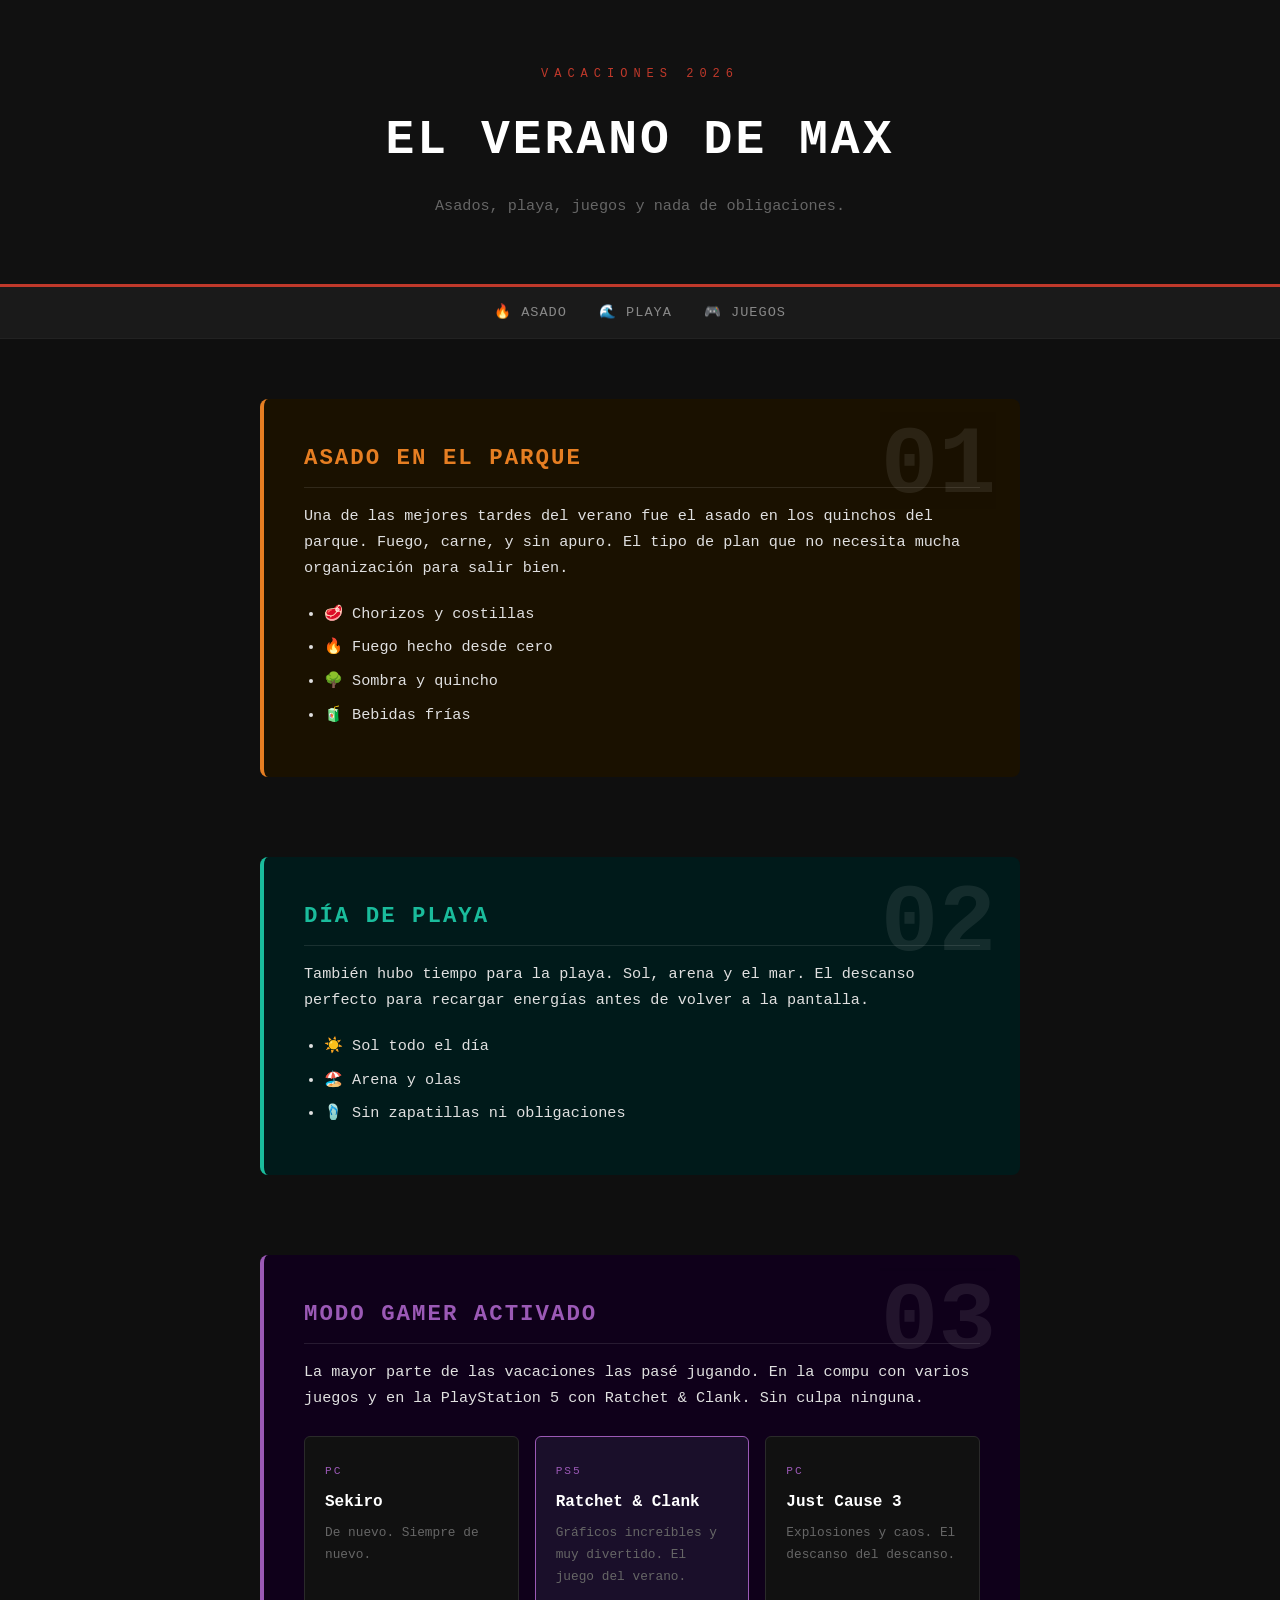
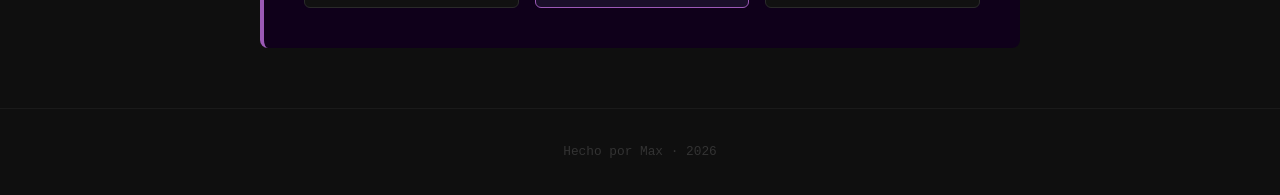
<file: index.html>
<!DOCTYPE html>
<html lang="es">
<head>
  <meta charset="UTF-8">
  <meta name="viewport" content="width=device-width, initial-scale=1.0">
  <title>Mis Vacaciones — Max</title>
  <link rel="stylesheet" href="styles.css">
</head>
<body>

  <header>
    <div class="header-inner">
      <p class="header-label">Vacaciones 2026</p>
      <h1>El verano de Max</h1>
      <p class="header-sub">Asados, playa, juegos y nada de obligaciones.</p>
    </div>
  </header>

  <nav>
    <a href="#asado">🔥 Asado</a>
    <a href="#playa">🌊 Playa</a>
    <a href="#juegos">🎮 Juegos</a>
  </nav>

  <main>

    <!-- SECCIÓN 1: Asado -->
    <section id="asado" class="seccion seccion-asado">
      <div class="seccion-inner">
        <span class="seccion-numero">01</span>
        <h2>Asado en el parque</h2>
        <p>
          Una de las mejores tardes del verano fue el asado en los quinchos del parque.
          Fuego, carne, y sin apuro. El tipo de plan que no necesita mucha organización para salir bien.
        </p>
        <ul>
          <li>🥩 Chorizos y costillas</li>
          <li>🔥 Fuego hecho desde cero</li>
          <li>🌳 Sombra y quincho</li>
          <li>🧃 Bebidas frías</li>
        </ul>
      </div>
    </section>

    <!-- SECCIÓN 2: Playa -->
    <section id="playa" class="seccion seccion-playa">
      <div class="seccion-inner">
        <span class="seccion-numero">02</span>
        <h2>Día de playa</h2>
        <p>
          También hubo tiempo para la playa. Sol, arena y el mar. El descanso perfecto
          para recargar energías antes de volver a la pantalla.
        </p>
        <ul>
          <li>☀️ Sol todo el día</li>
          <li>🏖️ Arena y olas</li>
          <li>🩴 Sin zapatillas ni obligaciones</li>
        </ul>
      </div>
    </section>

    <!-- SECCIÓN 3: Juegos -->
    <section id="juegos" class="seccion seccion-juegos">
      <div class="seccion-inner">
        <span class="seccion-numero">03</span>
        <h2>Modo gamer activado</h2>
        <p>
          La mayor parte de las vacaciones las pasé jugando. En la compu con varios juegos
          y en la PlayStation 5 con Ratchet & Clank. Sin culpa ninguna.
        </p>

        <div class="juegos-grid">
          <div class="juego-card">
            <span class="juego-plataforma">PC</span>
            <h3>Sekiro</h3>
            <p>De nuevo. Siempre de nuevo.</p>
          </div>
          <div class="juego-card destacado">
            <span class="juego-plataforma">PS5</span>
            <h3>Ratchet & Clank</h3>
            <p>Gráficos increíbles y muy divertido. El juego del verano.</p>
          </div>
          <div class="juego-card">
            <span class="juego-plataforma">PC</span>
            <h3>Just Cause 3</h3>
            <p>Explosiones y caos. El descanso del descanso.</p>
          </div>
        </div>
      </div>
    </section>

  </main>

  <footer>
    <p>Hecho por Max · 2026</p>
  </footer>

</body>
</html>
</file>
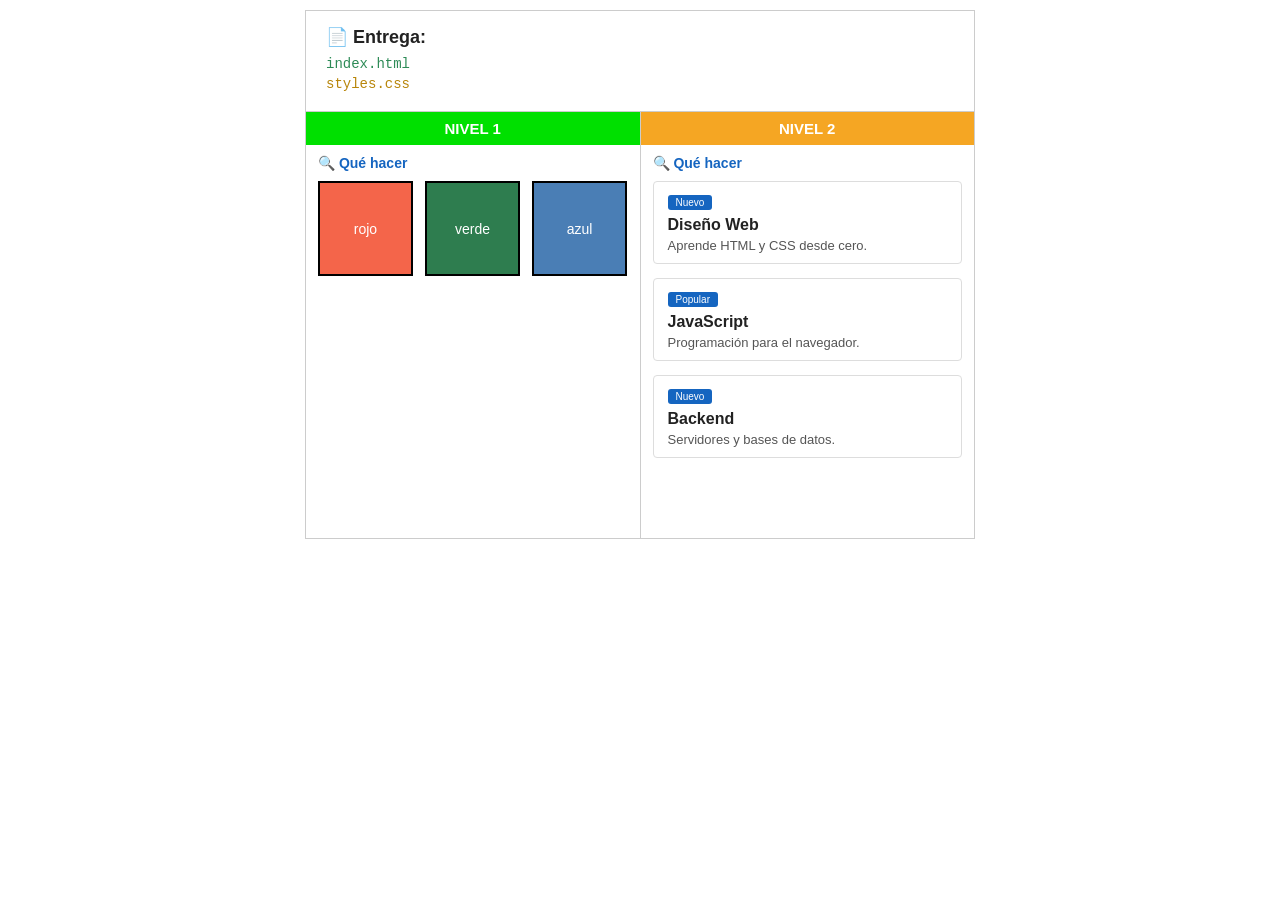
<file: call-of-duty-4/index.html>
<!DOCTYPE html>
<html lang="es">
<head>
  <meta charset="UTF-8">
  <meta name="viewport" content="width=device-width, initial-scale=1.0">
  <title>Entrega</title>
  <link rel="stylesheet" href="styles.css">
</head>
<body>

  <header class="entrega-header">
    <h1>📄 Entrega:</h1>
    <p class="archivo">index.html</p>
    <p class="archivo">styles.css</p>
  </header>

  <main class="contenedor">

    <!-- NIVEL 1 -->
    <section class="nivel">
      <div class="titulo-nivel nivel1">NIVEL 1</div>
      <h2 class="que-hacer">🔍 Qué hacer</h2>

      <div class="cajas">
        <div class="caja roja">rojo</div>
        <div class="caja verde">verde</div>
        <div class="caja azul">azul</div>
      </div>
    </section>

    <!-- NIVEL 2 -->
    <section class="nivel">
      <div class="titulo-nivel nivel2">NIVEL 2</div>
      <h2 class="que-hacer">🔍 Qué hacer</h2>

      <div class="tarjetas">

        <div class="tarjeta">
          <span class="etiqueta">Nuevo</span>
          <h3>Diseño Web</h3>
          <p>Aprende HTML y CSS desde cero.</p>
        </div>

        <div class="tarjeta">
          <span class="etiqueta">Popular</span>
          <h3>JavaScript</h3>
          <p>Programación para el navegador.</p>
        </div>

        <div class="tarjeta">
          <span class="etiqueta">Nuevo</span>
          <h3>Backend</h3>
          <p>Servidores y bases de datos.</p>
        </div>

      </div>
    </section>

  </main>

</body>
</html>
</file>
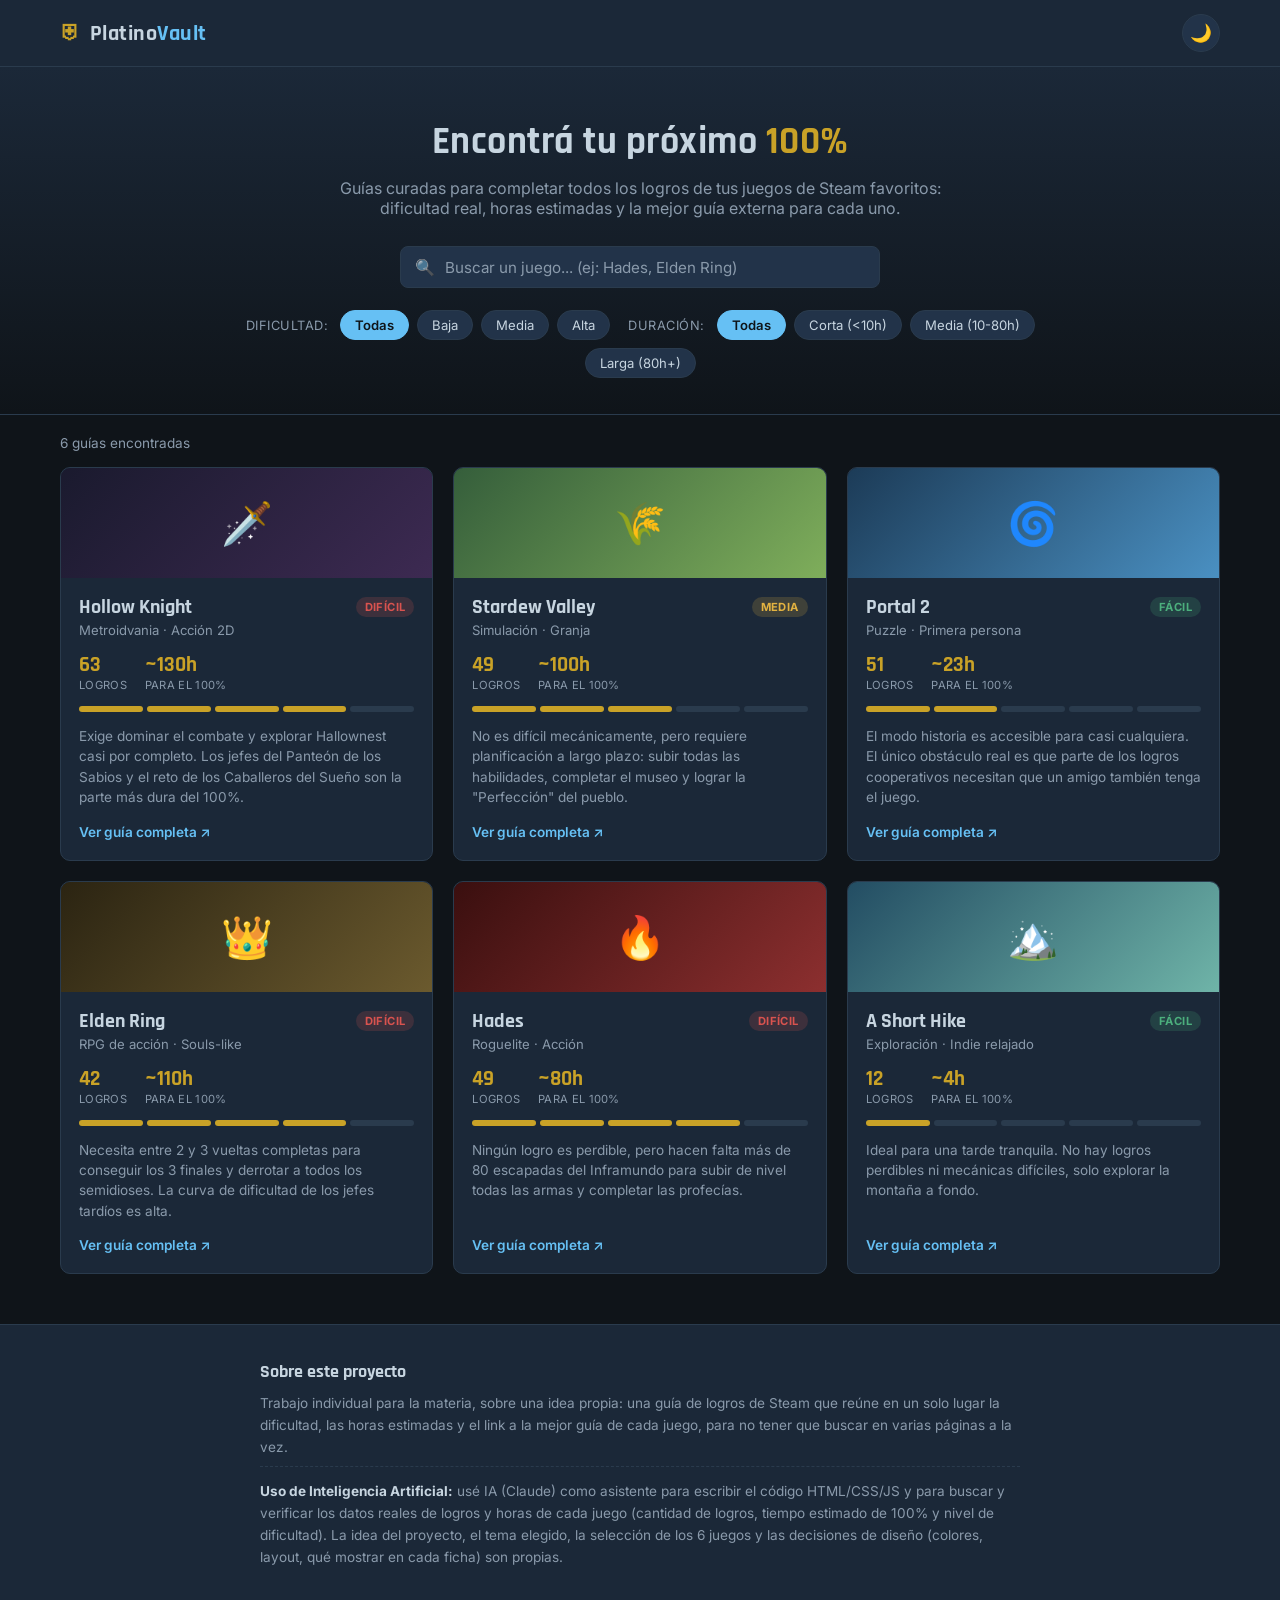
<file: counter-strike-8/index.html>
<!DOCTYPE html>
<html lang="es">
<head>
<meta charset="UTF-8">
<meta name="viewport" content="width=device-width, initial-scale=1.0">
<title>Platino Vault — Guías de logros para Steam</title>

<link rel="preconnect" href="https://fonts.googleapis.com">
<link href="https://fonts.googleapis.com/css2?family=Rajdhani:wght@500;600;700&family=Inter:wght@400;500;600;700&display=swap" rel="stylesheet">

<link rel="stylesheet" href="styles.css">
</head>
<body>

  <header class="topbar">
    <div class="topbar-inner">
      <div class="brand">
        <span class="brand-icon">⛨</span>
        <span class="brand-name">Platino<span class="brand-accent">Vault</span></span>
      </div>
      <button id="theme-toggle" class="theme-toggle" aria-label="Cambiar tema claro/oscuro">
        <span id="theme-icon">🌙</span>
      </button>
    </div>
  </header>

  <section class="hero">
    <div class="hero-inner">
      <h1>Encontrá tu próximo <span class="hero-highlight">100%</span></h1>
      <p class="hero-sub">
        Guías curadas para completar todos los logros de tus juegos de Steam favoritos:
        dificultad real, horas estimadas y la mejor guía externa para cada uno.
      </p>

      <div class="search-bar">
        <span class="search-icon">🔍</span>
        <input type="text" id="buscador" placeholder="Buscar un juego... (ej: Hades, Elden Ring)">
      </div>

      <div class="filtros" id="filtros">
        <span class="filtros-label">Dificultad:</span>
        <button class="chip activo" data-filtro-dif="todas">Todas</button>
        <button class="chip" data-filtro-dif="baja">Baja</button>
        <button class="chip" data-filtro-dif="media">Media</button>
        <button class="chip" data-filtro-dif="alta">Alta</button>

        <span class="filtros-label filtros-label-tiempo">Duración:</span>
        <button class="chip activo" data-filtro-tiempo="todas">Todas</button>
        <button class="chip" data-filtro-tiempo="corta">Corta (&lt;10h)</button>
        <button class="chip" data-filtro-tiempo="media">Media (10-80h)</button>
        <button class="chip" data-filtro-tiempo="larga">Larga (80h+)</button>
      </div>
    </div>
  </section>

  <div class="resultados-info">
    <span id="contador-resultados">6 guías encontradas</span>
  </div>

  <main class="grilla" id="grilla">

    <article class="ficha" data-nombre="hollow knight metroidvania bichos" data-dificultad="alta" data-tiempo="larga" data-horas="130">
      <div class="ficha-banner banner-hollowknight">
        <span class="ficha-icono">🗡️</span>
      </div>
      <div class="ficha-cuerpo">
        <div class="ficha-titulo-row">
          <h2>Hollow Knight</h2>
          <span class="badge-dificultad dif-alta">Difícil</span>
        </div>
        <p class="ficha-genero">Metroidvania · Acción 2D</p>

        <div class="ficha-stats">
          <div class="stat">
            <span class="stat-valor">63</span>
            <span class="stat-label">Logros</span>
          </div>
          <div class="stat">
            <span class="stat-valor">~130h</span>
            <span class="stat-label">Para el 100%</span>
          </div>
        </div>

        <div class="medidor" title="Dificultad: Alta">
          <span class="barra activa"></span>
          <span class="barra activa"></span>
          <span class="barra activa"></span>
          <span class="barra activa"></span>
          <span class="barra"></span>
        </div>

        <p class="ficha-nota">
          Exige dominar el combate y explorar Hallownest casi por completo. Los jefes
          del Panteón de los Sabios y el reto de los Caballeros del Sueño son la parte
          más dura del 100%.
        </p>

        <a href="https://hollowknight.fandom.com/wiki/Achievements" target="_blank" rel="noopener" class="ficha-link">
          Ver guía completa ↗
        </a>
      </div>
    </article>

    <article class="ficha" data-nombre="stardew valley granja simulacion" data-dificultad="media" data-tiempo="larga" data-horas="100">
      <div class="ficha-banner banner-stardew">
        <span class="ficha-icono">🌾</span>
      </div>
      <div class="ficha-cuerpo">
        <div class="ficha-titulo-row">
          <h2>Stardew Valley</h2>
          <span class="badge-dificultad dif-media">Media</span>
        </div>
        <p class="ficha-genero">Simulación · Granja</p>

        <div class="ficha-stats">
          <div class="stat">
            <span class="stat-valor">49</span>
            <span class="stat-label">Logros</span>
          </div>
          <div class="stat">
            <span class="stat-valor">~100h</span>
            <span class="stat-label">Para el 100%</span>
          </div>
        </div>

        <div class="medidor" title="Dificultad: Media">
          <span class="barra activa"></span>
          <span class="barra activa"></span>
          <span class="barra activa"></span>
          <span class="barra"></span>
          <span class="barra"></span>
        </div>

        <p class="ficha-nota">
          No es difícil mecánicamente, pero requiere planificación a largo plazo:
          subir todas las habilidades, completar el museo y lograr la "Perfección"
          del pueblo.
        </p>

        <a href="https://stardewvalleywiki.com/Achievements" target="_blank" rel="noopener" class="ficha-link">
          Ver guía completa ↗
        </a>
      </div>
    </article>

    <article class="ficha" data-nombre="portal 2 puzzle cooperativo" data-dificultad="baja" data-tiempo="media" data-horas="23">
      <div class="ficha-banner banner-portal">
        <span class="ficha-icono">🌀</span>
      </div>
      <div class="ficha-cuerpo">
        <div class="ficha-titulo-row">
          <h2>Portal 2</h2>
          <span class="badge-dificultad dif-baja">Fácil</span>
        </div>
        <p class="ficha-genero">Puzzle · Primera persona</p>

        <div class="ficha-stats">
          <div class="stat">
            <span class="stat-valor">51</span>
            <span class="stat-label">Logros</span>
          </div>
          <div class="stat">
            <span class="stat-valor">~23h</span>
            <span class="stat-label">Para el 100%</span>
          </div>
        </div>

        <div class="medidor" title="Dificultad: Baja">
          <span class="barra activa"></span>
          <span class="barra activa"></span>
          <span class="barra"></span>
          <span class="barra"></span>
          <span class="barra"></span>
        </div>

        <p class="ficha-nota">
          El modo historia es accesible para casi cualquiera. El único obstáculo real
          es que parte de los logros cooperativos necesitan que un amigo también
          tenga el juego.
        </p>

        <a href="https://theportalwiki.com/wiki/Obtaining_Portal_2_achievements" target="_blank" rel="noopener" class="ficha-link">
          Ver guía completa ↗
        </a>
      </div>
    </article>

    <article class="ficha" data-nombre="elden ring souls rpg jefes" data-dificultad="alta" data-tiempo="larga" data-horas="110">
      <div class="ficha-banner banner-eldenring">
        <span class="ficha-icono">👑</span>
      </div>
      <div class="ficha-cuerpo">
        <div class="ficha-titulo-row">
          <h2>Elden Ring</h2>
          <span class="badge-dificultad dif-alta">Difícil</span>
        </div>
        <p class="ficha-genero">RPG de acción · Souls-like</p>

        <div class="ficha-stats">
          <div class="stat">
            <span class="stat-valor">42</span>
            <span class="stat-label">Logros</span>
          </div>
          <div class="stat">
            <span class="stat-valor">~110h</span>
            <span class="stat-label">Para el 100%</span>
          </div>
        </div>

        <div class="medidor" title="Dificultad: Alta">
          <span class="barra activa"></span>
          <span class="barra activa"></span>
          <span class="barra activa"></span>
          <span class="barra activa"></span>
          <span class="barra"></span>
        </div>

        <p class="ficha-nota">
          Necesita entre 2 y 3 vueltas completas para conseguir los 3 finales y
          derrotar a todos los semidioses. La curva de dificultad de los jefes
          tardíos es alta.
        </p>

        <a href="https://eldenring.wiki.fextralife.com/Trophy+&+Achievement+Guide" target="_blank" rel="noopener" class="ficha-link">
          Ver guía completa ↗
        </a>
      </div>
    </article>

    <article class="ficha" data-nombre="hades roguelite accion mitologia" data-dificultad="alta" data-tiempo="larga" data-horas="80">
      <div class="ficha-banner banner-hades">
        <span class="ficha-icono">🔥</span>
      </div>
      <div class="ficha-cuerpo">
        <div class="ficha-titulo-row">
          <h2>Hades</h2>
          <span class="badge-dificultad dif-alta">Difícil</span>
        </div>
        <p class="ficha-genero">Roguelite · Acción</p>

        <div class="ficha-stats">
          <div class="stat">
            <span class="stat-valor">49</span>
            <span class="stat-label">Logros</span>
          </div>
          <div class="stat">
            <span class="stat-valor">~80h</span>
            <span class="stat-label">Para el 100%</span>
          </div>
        </div>

        <div class="medidor" title="Dificultad: Alta">
          <span class="barra activa"></span>
          <span class="barra activa"></span>
          <span class="barra activa"></span>
          <span class="barra activa"></span>
          <span class="barra"></span>
        </div>

        <p class="ficha-nota">
          Ningún logro es perdible, pero hacen falta más de 80 escapadas del
          Inframundo para subir de nivel todas las armas y completar las profecías.
        </p>

        <a href="https://hades.fandom.com/wiki/Achievements" target="_blank" rel="noopener" class="ficha-link">
          Ver guía completa ↗
        </a>
      </div>
    </article>

    <article class="ficha" data-nombre="a short hike exploracion relax indie" data-dificultad="baja" data-tiempo="corta" data-horas="4">
      <div class="ficha-banner banner-shorthike">
        <span class="ficha-icono">🏔️</span>
      </div>
      <div class="ficha-cuerpo">
        <div class="ficha-titulo-row">
          <h2>A Short Hike</h2>
          <span class="badge-dificultad dif-baja">Fácil</span>
        </div>
        <p class="ficha-genero">Exploración · Indie relajado</p>

        <div class="ficha-stats">
          <div class="stat">
            <span class="stat-valor">12</span>
            <span class="stat-label">Logros</span>
          </div>
          <div class="stat">
            <span class="stat-valor">~4h</span>
            <span class="stat-label">Para el 100%</span>
          </div>
        </div>

        <div class="medidor" title="Dificultad: Baja">
          <span class="barra activa"></span>
          <span class="barra"></span>
          <span class="barra"></span>
          <span class="barra"></span>
          <span class="barra"></span>
        </div>

        <p class="ficha-nota">
          Ideal para una tarde tranquila. No hay logros perdibles ni mecánicas
          difíciles, solo explorar la montaña a fondo.
        </p>

        <a href="https://truesteamachievements.com/game/A-Short-Hike/achievements" target="_blank" rel="noopener" class="ficha-link">
          Ver guía completa ↗
        </a>
      </div>
    </article>

  </main>

  <p class="sin-resultados" id="sin-resultados" hidden>
    No encontramos ningún juego que coincida con tu búsqueda.
  </p>

  <footer class="footer">
    <div class="footer-inner">
      <h3>Sobre este proyecto</h3>
      <p>
        Trabajo individual para la materia, sobre una idea propia: una guía de logros
        de Steam que reúne en un solo lugar la dificultad, las horas estimadas y el
        link a la mejor guía de cada juego, para no tener que buscar en varias páginas
        a la vez.
      </p>
      <p class="footer-ia">
        <strong>Uso de Inteligencia Artificial:</strong> usé IA (Claude) como asistente
        para escribir el código HTML/CSS/JS y para buscar y verificar los datos reales
        de logros y horas de cada juego (cantidad de logros, tiempo estimado de 100% y
        nivel de dificultad). La idea del proyecto, el tema elegido, la selección de
        los 6 juegos y las decisiones de diseño (colores, layout, qué mostrar en cada
        ficha) son propias.
      </p>
    </div>
  </footer>

  <script src="script.js"></script>
</body>
</html>
</file>
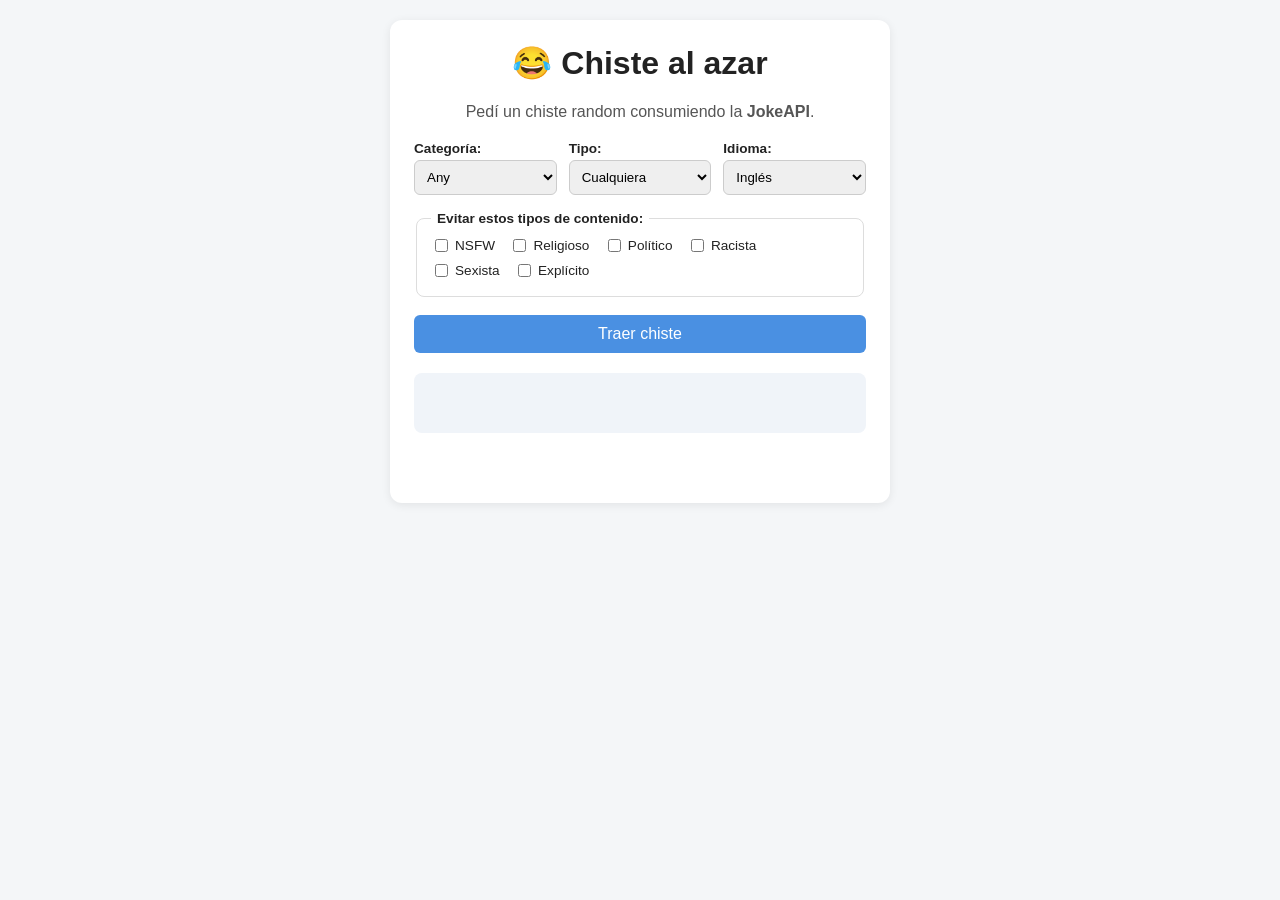
<file: dark-souls-13/index.html>
<!DOCTYPE html>
<html lang="es">
<head>
  <meta charset="UTF-8">
  <meta name="viewport" content="width=device-width, initial-scale=1.0">
  <title>Chiste al azar - JokeAPI</title>
  <link rel="stylesheet" href="styles.css">
</head>
<body>

  <div class="container">
    <h1>😂 Chiste al azar</h1>
    <p class="descripcion">Pedí un chiste random consumiendo la <strong>JokeAPI</strong>.</p>

    <!-- NIVEL 2: Opciones -->
    <div class="opciones">
      <div class="opcion">
        <label for="categoria">Categoría:</label>
        <select id="categoria">
          <option value="Any">Any</option>
          <option value="Programming">Programming</option>
          <option value="Misc">Misc</option>
          <option value="Pun">Pun</option>
          <option value="Spooky">Spooky</option>
          <option value="Christmas">Christmas</option>
        </select>
      </div>

      <div class="opcion">
        <label for="tipo">Tipo:</label>
        <select id="tipo">
          <option value="">Cualquiera</option>
          <option value="single">Single</option>
          <option value="twopart">Two part</option>
        </select>
      </div>

      <!-- NIVEL 3: Idioma -->
      <div class="opcion">
        <label for="idioma">Idioma:</label>
        <select id="idioma">
          <option value="en">Inglés</option>
          <option value="es">Español</option>
        </select>
      </div>
    </div>

    <!-- NIVEL 3: Filtros de contenido -->
    <fieldset class="filtros">
      <legend>Evitar estos tipos de contenido:</legend>
      <label><input type="checkbox" value="nsfw" class="flag"> NSFW</label>
      <label><input type="checkbox" value="religious" class="flag"> Religioso</label>
      <label><input type="checkbox" value="political" class="flag"> Político</label>
      <label><input type="checkbox" value="racist" class="flag"> Racista</label>
      <label><input type="checkbox" value="sexist" class="flag"> Sexista</label>
      <label><input type="checkbox" value="explicit" class="flag"> Explícito</label>
    </fieldset>

    <button id="btnTraerChiste">Traer chiste</button>

    <div id="jokeContainer" class="joke-container"></div>

    <p id="loadingMessage" class="loading-message hidden">Cargando chiste...</p>
    <p id="errorMessage" class="error-message"></p>
  </div>

  <script src="script.js"></script>
</body>
</html>
</file>
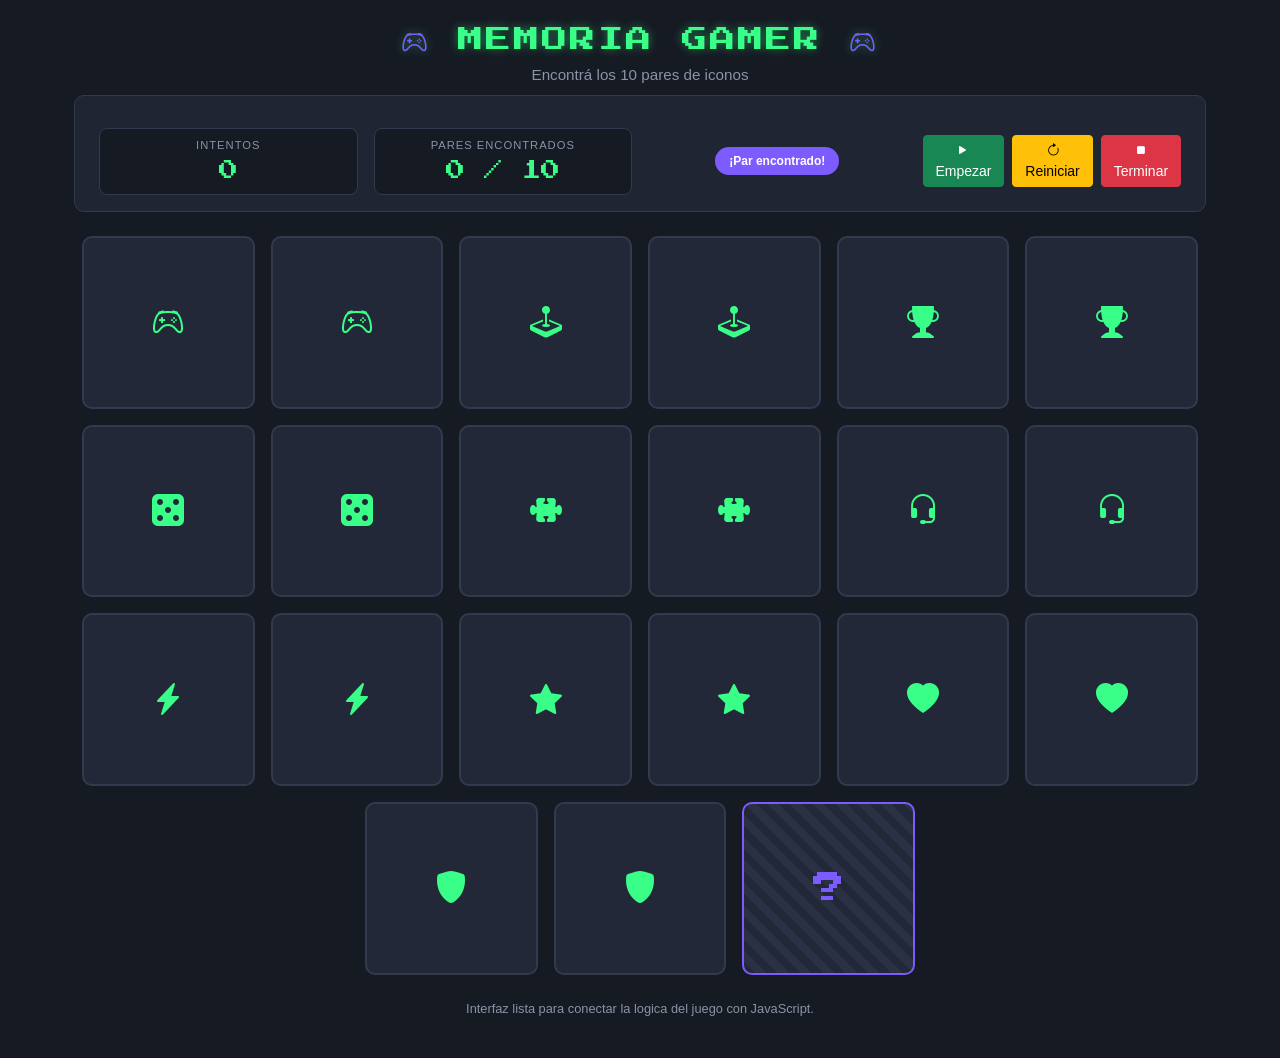
<file: doom-7/index.html>
<!DOCTYPE html>
<html lang="es">
<head>
  <meta charset="UTF-8">
  <meta name="viewport" content="width=device-width, initial-scale=1.0">
  <title>Memoria Gamer</title>

  <link href="https://cdn.jsdelivr.net/npm/bootstrap@5.3.3/dist/css/bootstrap.min.css" rel="stylesheet">
  <link rel="stylesheet" href="https://cdn.jsdelivr.net/npm/bootstrap-icons@1.11.3/font/bootstrap-icons.css">
  <link rel="preconnect" href="https://fonts.googleapis.com">
  <link href="https://fonts.googleapis.com/css2?family=Press+Start+2P&display=swap" rel="stylesheet">

  <link rel="stylesheet" href="style.css">
</head>
<body>

  <div class="container py-4">

    <header class="text-center mb-4">
      <h1 class="titulo-juego">
        <i class="bi bi-controller"></i> MEMORIA GAMER <i class="bi bi-controller"></i>
      </h1>
      <p class="subtitulo">Encontrá los 10 pares de iconos</p>
    </header>

    <div class="hud row g-3 align-items-center mb-4 p-3">

      <div class="col-6 col-md-3">
        <div class="stat-box text-center">
          <div class="stat-label">Intentos</div>
          <div class="stat-value" id="contador-intentos">0</div>
        </div>
      </div>

      <div class="col-6 col-md-3">
        <div class="stat-box text-center">
          <div class="stat-label">Pares encontrados</div>
          <div class="stat-value" id="contador-pares">0 / 10</div>
        </div>
      </div>

      <div class="col-12 col-md-3 text-center">
        <span id="mensaje-juego" class="badge mensaje-badge">¡Par encontrado!</span>
      </div>

      <div class="col-12 col-md-3 d-flex justify-content-center gap-2">
        <button type="button" class="btn btn-success btn-sm" id="btn-empezar">
          <i class="bi bi-play-fill"></i> Empezar
        </button>
        <button type="button" class="btn btn-warning btn-sm" id="btn-reiniciar">
          <i class="bi bi-arrow-clockwise"></i> Reiniciar
        </button>
        <button type="button" class="btn btn-danger btn-sm" id="btn-terminar">
          <i class="bi bi-stop-fill"></i> Terminar
        </button>
      </div>

    </div>

    <div class="row g-3 justify-content-center" id="tablero">

      <div class="col-6 col-md-4 col-lg-3 col-xl-2">
        <div class="card carta" data-card="controller">
          <div class="card-body text-center">
            <i class="bi bi-controller"></i>
          </div>
        </div>
      </div>
      <div class="col-6 col-md-4 col-lg-3 col-xl-2">
        <div class="card carta" data-card="controller">
          <div class="card-body text-center">
            <i class="bi bi-controller"></i>
          </div>
        </div>
      </div>

      <div class="col-6 col-md-4 col-lg-3 col-xl-2">
        <div class="card carta" data-card="joystick">
          <div class="card-body text-center">
            <i class="bi bi-joystick"></i>
          </div>
        </div>
      </div>
      <div class="col-6 col-md-4 col-lg-3 col-xl-2">
        <div class="card carta" data-card="joystick">
          <div class="card-body text-center">
            <i class="bi bi-joystick"></i>
          </div>
        </div>
      </div>

      <div class="col-6 col-md-4 col-lg-3 col-xl-2">
        <div class="card carta" data-card="trofeo">
          <div class="card-body text-center">
            <i class="bi bi-trophy-fill"></i>
          </div>
        </div>
      </div>
      <div class="col-6 col-md-4 col-lg-3 col-xl-2">
        <div class="card carta" data-card="trofeo">
          <div class="card-body text-center">
            <i class="bi bi-trophy-fill"></i>
          </div>
        </div>
      </div>

      <div class="col-6 col-md-4 col-lg-3 col-xl-2">
        <div class="card carta" data-card="dado">
          <div class="card-body text-center">
            <i class="bi bi-dice-5-fill"></i>
          </div>
        </div>
      </div>
      <div class="col-6 col-md-4 col-lg-3 col-xl-2">
        <div class="card carta" data-card="dado">
          <div class="card-body text-center">
            <i class="bi bi-dice-5-fill"></i>
          </div>
        </div>
      </div>

      <div class="col-6 col-md-4 col-lg-3 col-xl-2">
        <div class="card carta" data-card="puzzle">
          <div class="card-body text-center">
            <i class="bi bi-puzzle-fill"></i>
          </div>
        </div>
      </div>
      <div class="col-6 col-md-4 col-lg-3 col-xl-2">
        <div class="card carta" data-card="puzzle">
          <div class="card-body text-center">
            <i class="bi bi-puzzle-fill"></i>
          </div>
        </div>
      </div>

      <div class="col-6 col-md-4 col-lg-3 col-xl-2">
        <div class="card carta" data-card="headset">
          <div class="card-body text-center">
            <i class="bi bi-headset"></i>
          </div>
        </div>
      </div>
      <div class="col-6 col-md-4 col-lg-3 col-xl-2">
        <div class="card carta" data-card="headset">
          <div class="card-body text-center">
            <i class="bi bi-headset"></i>
          </div>
        </div>
      </div>

      <div class="col-6 col-md-4 col-lg-3 col-xl-2">
        <div class="card carta" data-card="rayo">
          <div class="card-body text-center">
            <i class="bi bi-lightning-charge-fill"></i>
          </div>
        </div>
      </div>
      <div class="col-6 col-md-4 col-lg-3 col-xl-2">
        <div class="card carta" data-card="rayo">
          <div class="card-body text-center">
            <i class="bi bi-lightning-charge-fill"></i>
          </div>
        </div>
      </div>

      <div class="col-6 col-md-4 col-lg-3 col-xl-2">
        <div class="card carta" data-card="estrella">
          <div class="card-body text-center">
            <i class="bi bi-star-fill"></i>
          </div>
        </div>
      </div>
      <div class="col-6 col-md-4 col-lg-3 col-xl-2">
        <div class="card carta" data-card="estrella">
          <div class="card-body text-center">
            <i class="bi bi-star-fill"></i>
          </div>
        </div>
      </div>

      <div class="col-6 col-md-4 col-lg-3 col-xl-2">
        <div class="card carta" data-card="vida">
          <div class="card-body text-center">
            <i class="bi bi-heart-fill"></i>
          </div>
        </div>
      </div>
      <div class="col-6 col-md-4 col-lg-3 col-xl-2">
        <div class="card carta" data-card="vida">
          <div class="card-body text-center">
            <i class="bi bi-heart-fill"></i>
          </div>
        </div>
      </div>

      <div class="col-6 col-md-4 col-lg-3 col-xl-2">
        <div class="card carta" data-card="escudo">
          <div class="card-body text-center">
            <i class="bi bi-shield-fill"></i>
          </div>
        </div>
      </div>
      <div class="col-6 col-md-4 col-lg-3 col-xl-2">
        <div class="card carta" data-card="escudo">
          <div class="card-body text-center">
            <i class="bi bi-shield-fill"></i>
          </div>
        </div>
      </div>

      <div class="col-6 col-md-4 col-lg-3 col-xl-2">
        <div class="card carta carta-reverso" data-card="reverso">
          <div class="card-body text-center">
            <span class="signo-interrogacion">?</span>
          </div>
        </div>
      </div>

    </div>

    <footer class="text-center mt-4 footer-nota">
      <p>Interfaz lista para conectar la logica del juego con JavaScript.</p>
    </footer>

  </div>

  <script src="https://cdn.jsdelivr.net/npm/bootstrap@5.3.3/dist/js/bootstrap.bundle.min.js"></script>
</body>
</html>
</file>
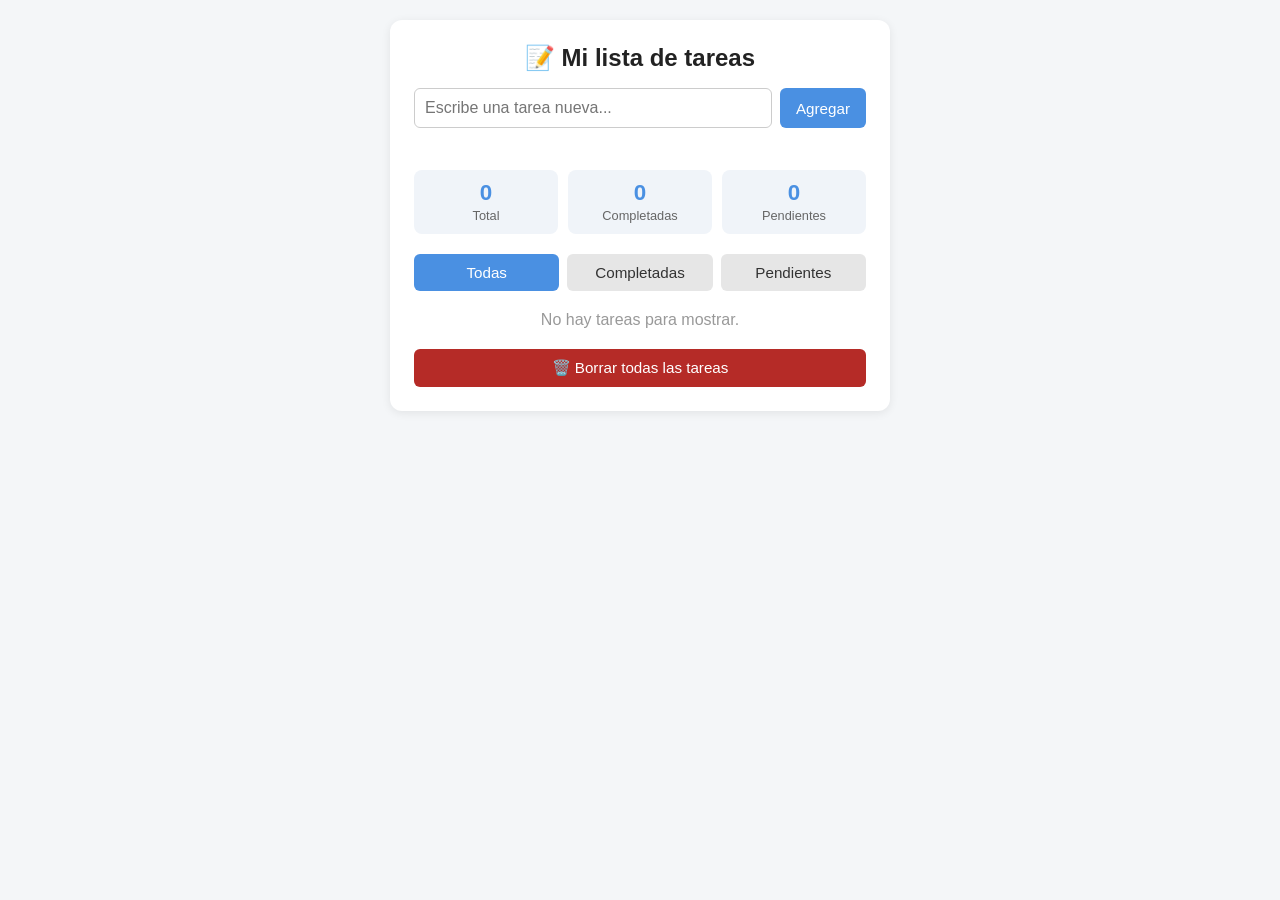
<file: fallout-11/index.html>
<!DOCTYPE html>
<html lang="es">
<head>
  <meta charset="UTF-8">
  <meta name="viewport" content="width=device-width, initial-scale=1.0">
  <title>Lista de Tareas - Práctica DOM</title>
  <link rel="stylesheet" href="styles.css">
</head>
<body>

  <div class="container">
    <h1>📝 Mi lista de tareas</h1>

    <!-- NIVEL 1: Formulario para agregar tareas -->
    <form id="taskForm" novalidate>
      <div class="form-row">
        <input type="text" id="taskInput" placeholder="Escribe una tarea nueva...">
        <button type="submit" id="btnAgregar">Agregar</button>
      </div>
      <span class="error-message" id="errorTask"></span>
    </form>

    <!-- NIVEL 3: Contador -->
    <div class="counters">
      <div class="counter-box">
        <span class="counter-number" id="countTotal">0</span>
        <span class="counter-label">Total</span>
      </div>
      <div class="counter-box">
        <span class="counter-number" id="countCompletadas">0</span>
        <span class="counter-label">Completadas</span>
      </div>
      <div class="counter-box">
        <span class="counter-number" id="countPendientes">0</span>
        <span class="counter-label">Pendientes</span>
      </div>
    </div>

    <!-- NIVEL 3: Filtros -->
    <div class="filters">
      <button class="filter-btn active" data-filter="todas">Todas</button>
      <button class="filter-btn" data-filter="completadas">Completadas</button>
      <button class="filter-btn" data-filter="pendientes">Pendientes</button>
    </div>

    <!-- Lista de tareas -->
    <ul id="taskList"></ul>

    <p class="empty-message" id="emptyMessage">No hay tareas para mostrar.</p>

    <!-- NIVEL 3: Borrar todas las tareas -->
    <button id="btnBorrarTodas" class="btn-borrar-todas">🗑️ Borrar todas las tareas</button>
  </div>

  <script src="script.js"></script>
</body>
</html>
</file>
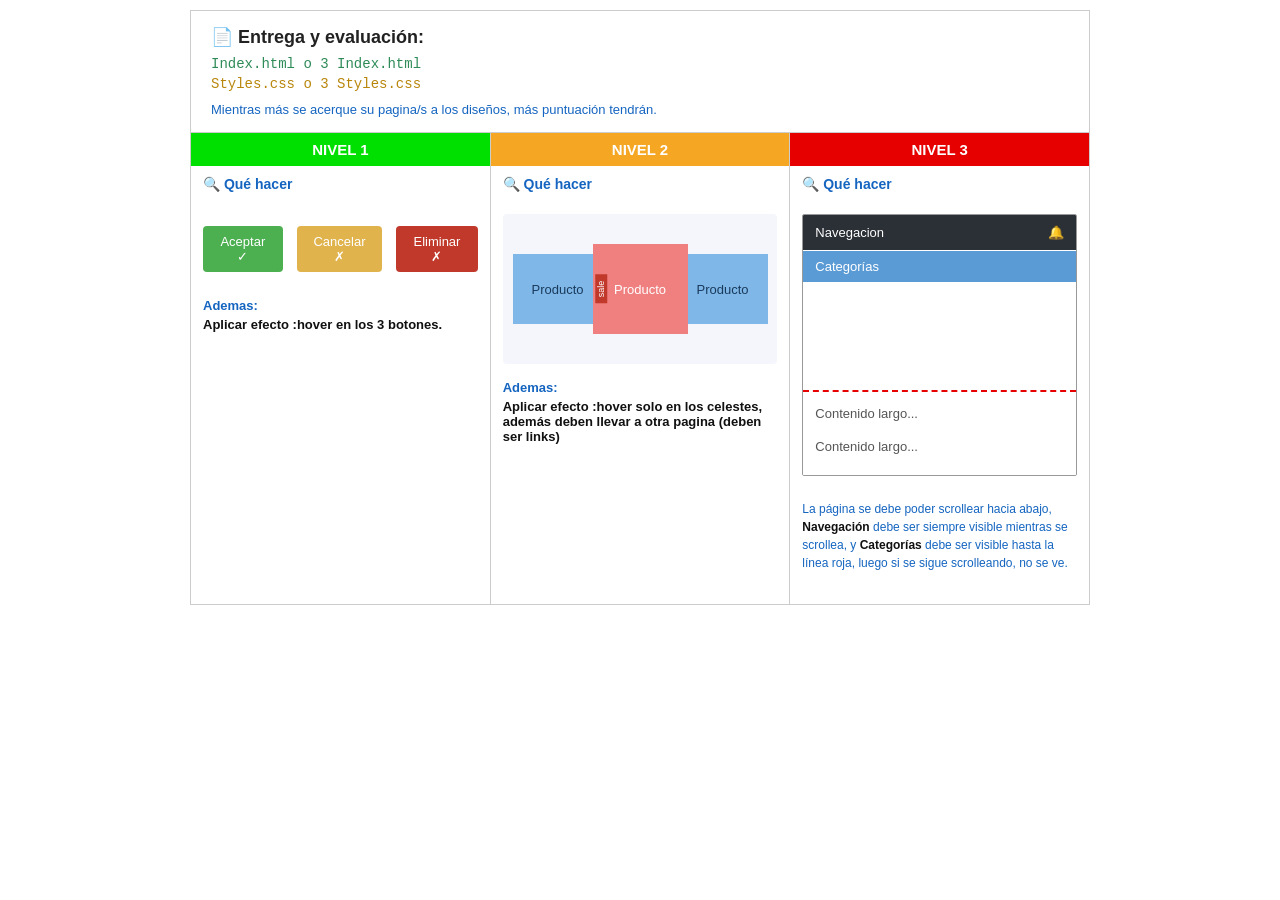
<file: minecraft-6/index.html>
<!DOCTYPE html>
<html lang="es">
<head>
  <meta charset="UTF-8">
  <meta name="viewport" content="width=device-width, initial-scale=1.0">
  <title>Entrega y evaluación</title>
  <link rel="stylesheet" href="styles.css">
</head>
<body>

  <header class="entrega-header">
    <h1>📄 Entrega y evaluación:</h1>
    <p class="archivo verde">Index.html o 3 Index.html</p>
    <p class="archivo dorado">Styles.css o 3 Styles.css</p>
    <p class="aviso">Mientras más se acerque su pagina/s a los diseños, más puntuación tendrán.</p>
  </header>

  <main class="contenedor">

    <!-- NIVEL 1 -->
    <section class="nivel">
      <div class="titulo-nivel nivel1">NIVEL 1</div>
      <h2 class="que-hacer">🔍 Qué hacer</h2>

      <div class="botones">
        <button class="boton aceptar">Aceptar ✓</button>
        <button class="boton cancelar">Cancelar ✗</button>
        <button class="boton eliminar">Eliminar ✗</button>
      </div>

      <p class="ademas"><strong>Ademas:</strong></p>
      <p class="consigna-extra">Aplicar efecto :hover en los 3 botones.</p>
    </section>

    <!-- NIVEL 2 -->
    <section class="nivel">
      <div class="titulo-nivel nivel2">NIVEL 2</div>
      <h2 class="que-hacer">🔍 Qué hacer</h2>

      <div class="productos">
        <a href="https://example.com/producto1" class="producto celeste">Producto</a>
        <div class="producto destacado">
          <span class="sale">sale</span>
          <span class="texto-destacado">Producto</span>
        </div>
        <a href="https://example.com/producto2" class="producto celeste">Producto</a>
      </div>

      <p class="ademas"><strong>Ademas:</strong></p>
      <p class="consigna-extra">Aplicar efecto :hover solo en los celestes, además deben llevar a otra pagina (deben ser links)</p>
    </section>

    <!-- NIVEL 3 -->
    <section class="nivel nivel3-wrap">
      <div class="titulo-nivel nivel3">NIVEL 3</div>
      <h2 class="que-hacer">🔍 Qué hacer</h2>

      <div class="caja-nivel3">
        <div class="scroll-area">
          <header class="navegacion">
            Navegacion
            <span class="campana">🔔</span>
          </header>

          <div class="categorias-limite">
            <div class="categorias-wrap">
              <div class="categorias">Categorías</div>
            </div>
          </div>

          <div class="linea-roja"></div>

          <div class="contenido-largo">
            <p>Contenido largo...</p>
            <p>Contenido largo...</p>
            <p>Contenido largo...</p>
            <p>Contenido largo...</p>
            <p>Contenido largo...</p>
            <p>Contenido largo...</p>
            <p>Contenido largo...</p>
            <p>Contenido largo...</p>
            <p>Contenido largo...</p>
            <p>Contenido largo...</p>
          </div>
        </div>
      </div>

      <p class="explicacion-nivel3">
        La página se debe poder scrollear hacia abajo,
        <strong>Navegación</strong> debe ser siempre visible mientras se scrollea,
        y <strong>Categorías</strong> debe ser visible hasta la línea roja,
        luego si se sigue scrolleando, no se ve.
      </p>
    </section>

  </main>

</body>
</html>
</file>
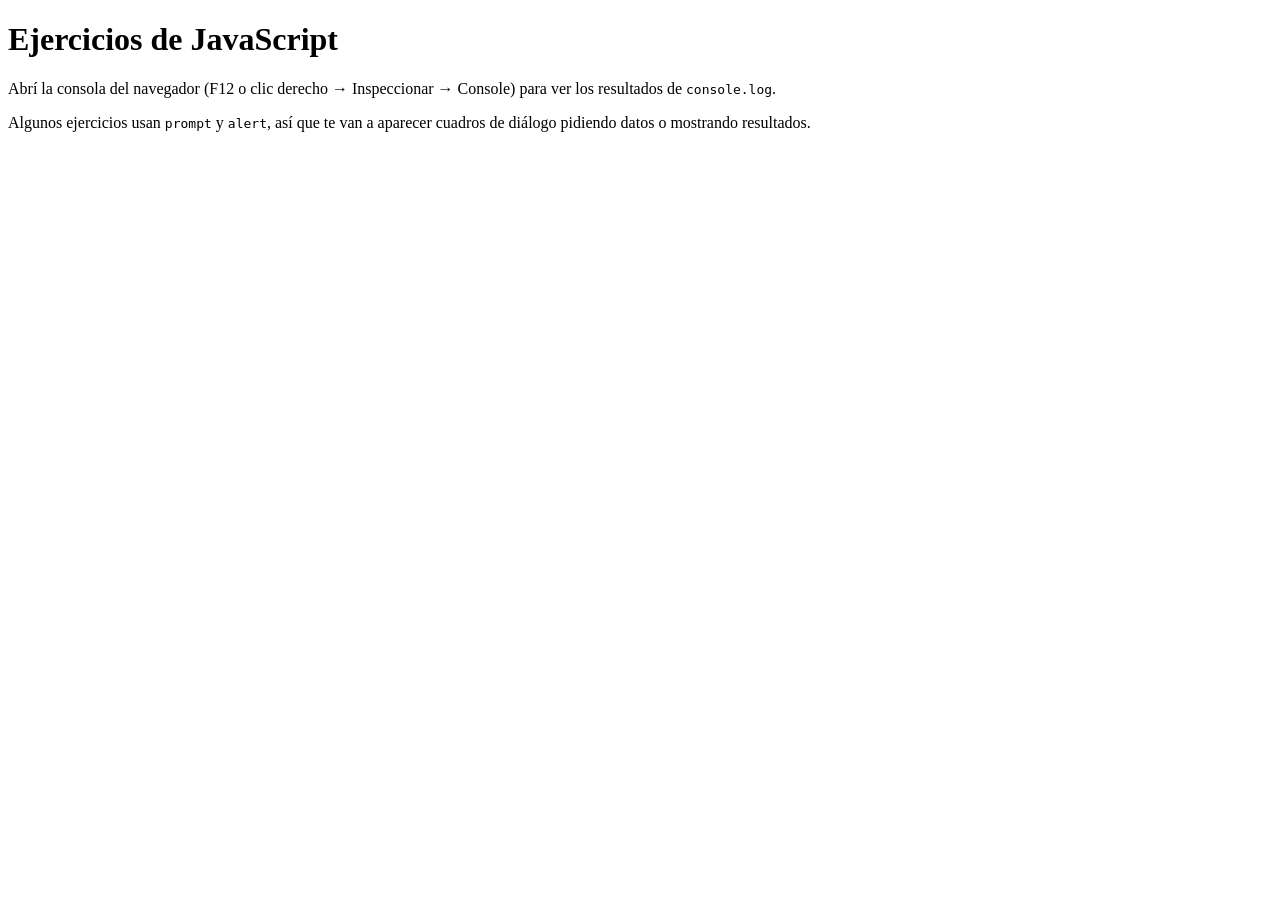
<file: portal-9/index.html>
<!DOCTYPE html>
<html lang="es">
<head>
  <meta charset="UTF-8">
  <meta name="viewport" content="width=device-width, initial-scale=1.0">
  <title>Ejercicios de JavaScript - Lógica básica</title>
</head>
<body>

  <h1>Ejercicios de JavaScript</h1>
  <p>
    Abrí la consola del navegador (F12 o clic derecho → Inspeccionar → Console)
    para ver los resultados de <code>console.log</code>.
  </p>
  <p>
    Algunos ejercicios usan <code>prompt</code> y <code>alert</code>, así que
    te van a aparecer cuadros de diálogo pidiendo datos o mostrando resultados.
  </p>

  <script src="script.js"></script>
</body>
</html>
</file>
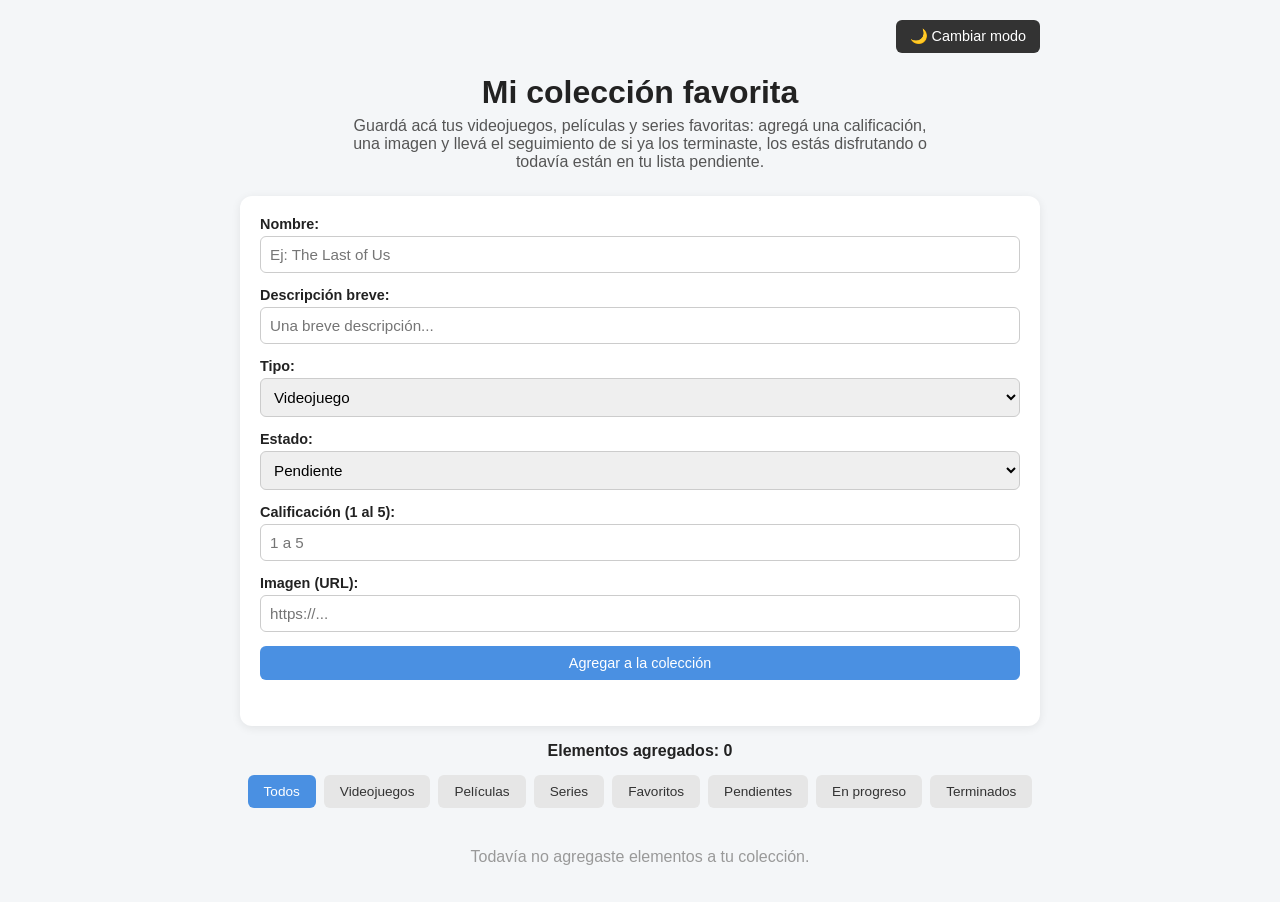
<file: skyrim-12/index.html>
<!DOCTYPE html>
<html lang="es">
<head>
  <meta charset="UTF-8">
  <meta name="viewport" content="width=device-width, initial-scale=1.0">
  <title>Mi colección favorita</title>
  <link rel="stylesheet" href="styles.css">
</head>
<body>

  <div class="page">

    <button id="btnModo" class="btn-modo">🌙 Cambiar modo</button>

    <header>
      <h1>Mi colección favorita</h1>
      <p class="descripcion">
        Guardá acá tus videojuegos, películas y series favoritas: agregá una calificación,
        una imagen y llevá el seguimiento de si ya los terminaste, los estás disfrutando
        o todavía están en tu lista pendiente.
      </p>
    </header>

    <!-- NIVEL 1: Formulario -->
    <form id="collectionForm" novalidate>
      <div class="form-row">
        <label for="nombre">Nombre:</label>
        <input type="text" id="nombre" placeholder="Ej: The Last of Us">
      </div>

      <div class="form-row">
        <label for="descripcion">Descripción breve:</label>
        <input type="text" id="descripcion" placeholder="Una breve descripción...">
      </div>

      <div class="form-row">
        <label for="tipo">Tipo:</label>
        <select id="tipo">
          <option value="videojuego">Videojuego</option>
          <option value="pelicula">Película</option>
          <option value="serie">Serie</option>
          <option value="otro">Otro</option>
        </select>
      </div>

      <div class="form-row hidden" id="otroTipoRow">
        <label for="otroTipo">Especificá el tipo:</label>
        <input type="text" id="otroTipo" placeholder="Ej: Libro, Anime, etc.">
      </div>

      <div class="form-row">
        <label for="estado">Estado:</label>
        <select id="estado">
          <option value="pendiente">Pendiente</option>
          <option value="en-progreso">En progreso / Viendo / Jugando</option>
          <option value="terminado">Terminado</option>
        </select>
      </div>

      <div class="form-row">
        <label for="calificacion">Calificación (1 al 5):</label>
        <input type="number" id="calificacion" min="1" max="5" placeholder="1 a 5">
      </div>

      <div class="form-row">
        <label for="imagen">Imagen (URL):</label>
        <input type="text" id="imagen" placeholder="https://...">
      </div>

      <button type="submit" id="btnAgregar">Agregar a la colección</button>

      <p class="error-message" id="errorMessage"></p>
    </form>

    <p class="counter" id="counter">Elementos agregados: 0</p>

    <!-- NIVEL 3: Filtros -->
    <div class="filters">
      <button class="filter-btn active" data-filter="todos">Todos</button>
      <button class="filter-btn" data-filter="videojuego">Videojuegos</button>
      <button class="filter-btn" data-filter="pelicula">Películas</button>
      <button class="filter-btn" data-filter="serie">Series</button>
      <button class="filter-btn" data-filter="favoritos">Favoritos</button>
      <button class="filter-btn" data-filter="pendiente">Pendientes</button>
      <button class="filter-btn" data-filter="en-progreso">En progreso</button>
      <button class="filter-btn" data-filter="terminado">Terminados</button>
    </div>

    <!-- NIVEL 2: Sección donde aparecerán las tarjetas -->
    <section id="cardsContainer" class="cards-container"></section>

    <p class="empty-message" id="emptyMessage">Todavía no agregaste elementos a tu colección.</p>

  </div>

  <script src="script.js"></script>
</body>
</html>
</file>
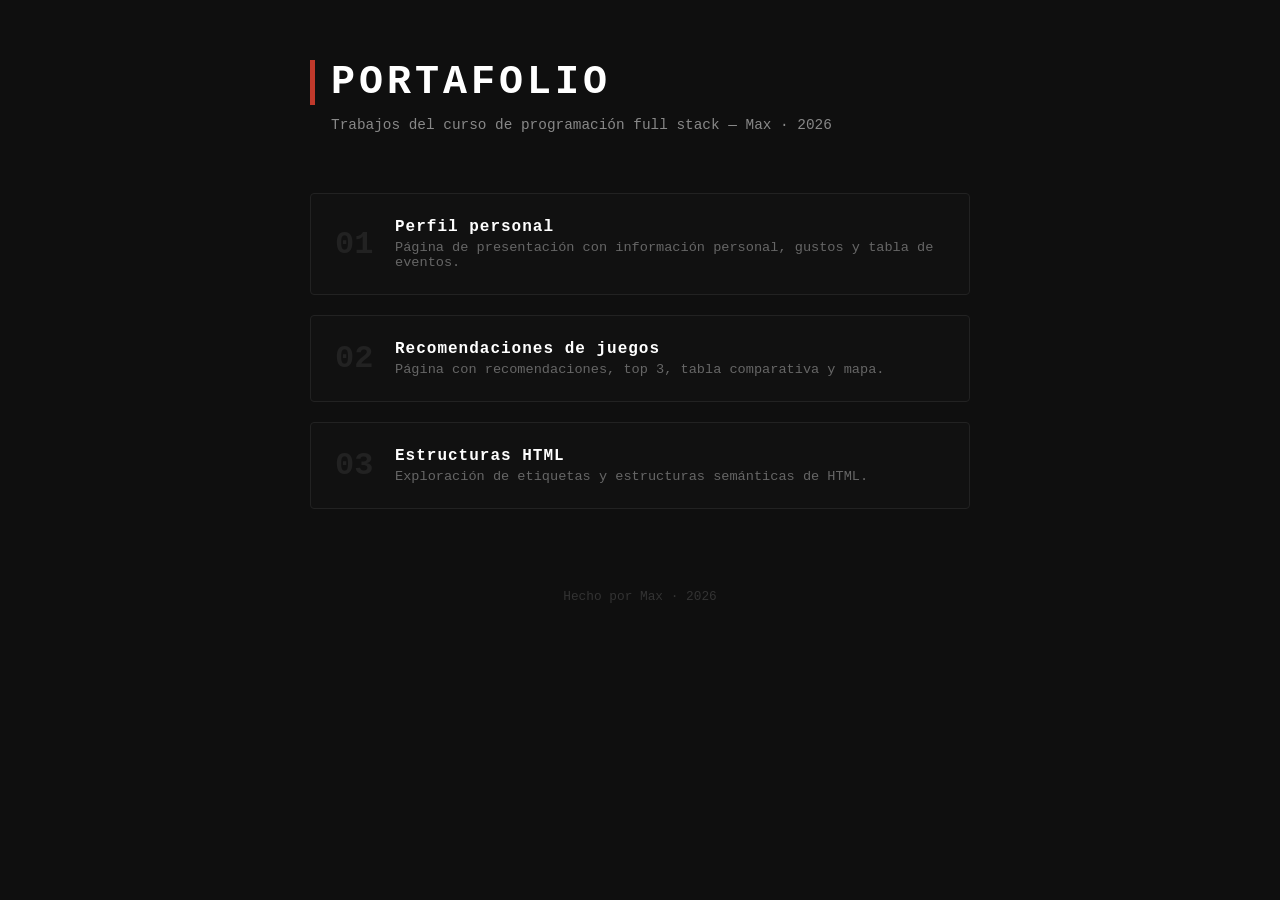
<file: menu.html>
<!DOCTYPE html>
<html lang="es">
<head>
  <meta charset="UTF-8">
  <meta name="viewport" content="width=device-width, initial-scale=1.0">
  <title>Portafolio — Max</title>
  <style>
    * {
      margin: 0;
      padding: 0;
      box-sizing: border-box;
    }

    body {
      background-color: #0f0f0f;
      color: #e0e0e0;
      font-family: 'Courier New', monospace;
      max-width: 700px;
      margin: 0 auto;
      padding: 60px 20px;
    }

    h1 {
      font-size: 2.5rem;
      color: #fff;
      text-transform: uppercase;
      letter-spacing: 4px;
      border-left: 5px solid #c0392b;
      padding-left: 16px;
      margin-bottom: 12px;
    }

    .subtitulo {
      color: #888;
      font-size: 0.9rem;
      padding-left: 21px;
      margin-bottom: 60px;
    }

    .ejercicios {
      display: flex;
      flex-direction: column;
      gap: 20px;
    }

    .ejercicio {
      display: flex;
      align-items: center;
      gap: 20px;
      padding: 24px;
      background-color: #111;
      border: 1px solid #222;
      border-radius: 4px;
      text-decoration: none;
      color: inherit;
      transition: border-color 0.2s;
    }

    .ejercicio:hover {
      border-color: #c0392b;
    }

    .num {
      font-size: 2rem;
      font-weight: bold;
      color: #222;
      min-width: 40px;
    }

    .ejercicio:hover .num {
      color: #c0392b;
    }

    .info h2 {
      font-size: 1rem;
      color: #fff;
      margin-bottom: 4px;
      letter-spacing: 1px;
    }

    .info p {
      font-size: 0.85rem;
      color: #666;
    }

    footer {
      margin-top: 80px;
      color: #333;
      font-size: 0.8rem;
      text-align: center;
    }
  </style>
</head>
<body>

  <h1>Portafolio</h1>
  <p class="subtitulo">Trabajos del curso de programación full stack — Max · 2026</p>

  <div class="ejercicios">

    <a class="ejercicio" href="/battlefield-1/index.html">
      <span class="num">01</span>
      <div class="info">
        <h2>Perfil personal</h2>
        <p>Página de presentación con información personal, gustos y tabla de eventos.</p>
      </div>
    </a>

    <a class="ejercicio" href="/hotline-miami-2/recomendaciones.html">
      <span class="num">02</span>
      <div class="info">
        <h2>Recomendaciones de juegos</h2>
        <p>Página con recomendaciones, top 3, tabla comparativa y mapa.</p>
      </div>
    </a>

    <a class="ejercicio" href="/gta-3/estructuras_coso_pimba.html">
      <span class="num">03</span>
      <div class="info">
        <h2>Estructuras HTML</h2>
        <p>Exploración de etiquetas y estructuras semánticas de HTML.</p>
      </div>
    </a>

  </div>

  <footer>
    <p>Hecho por Max · 2026</p>
  </footer>

</body>
</html>
</file>
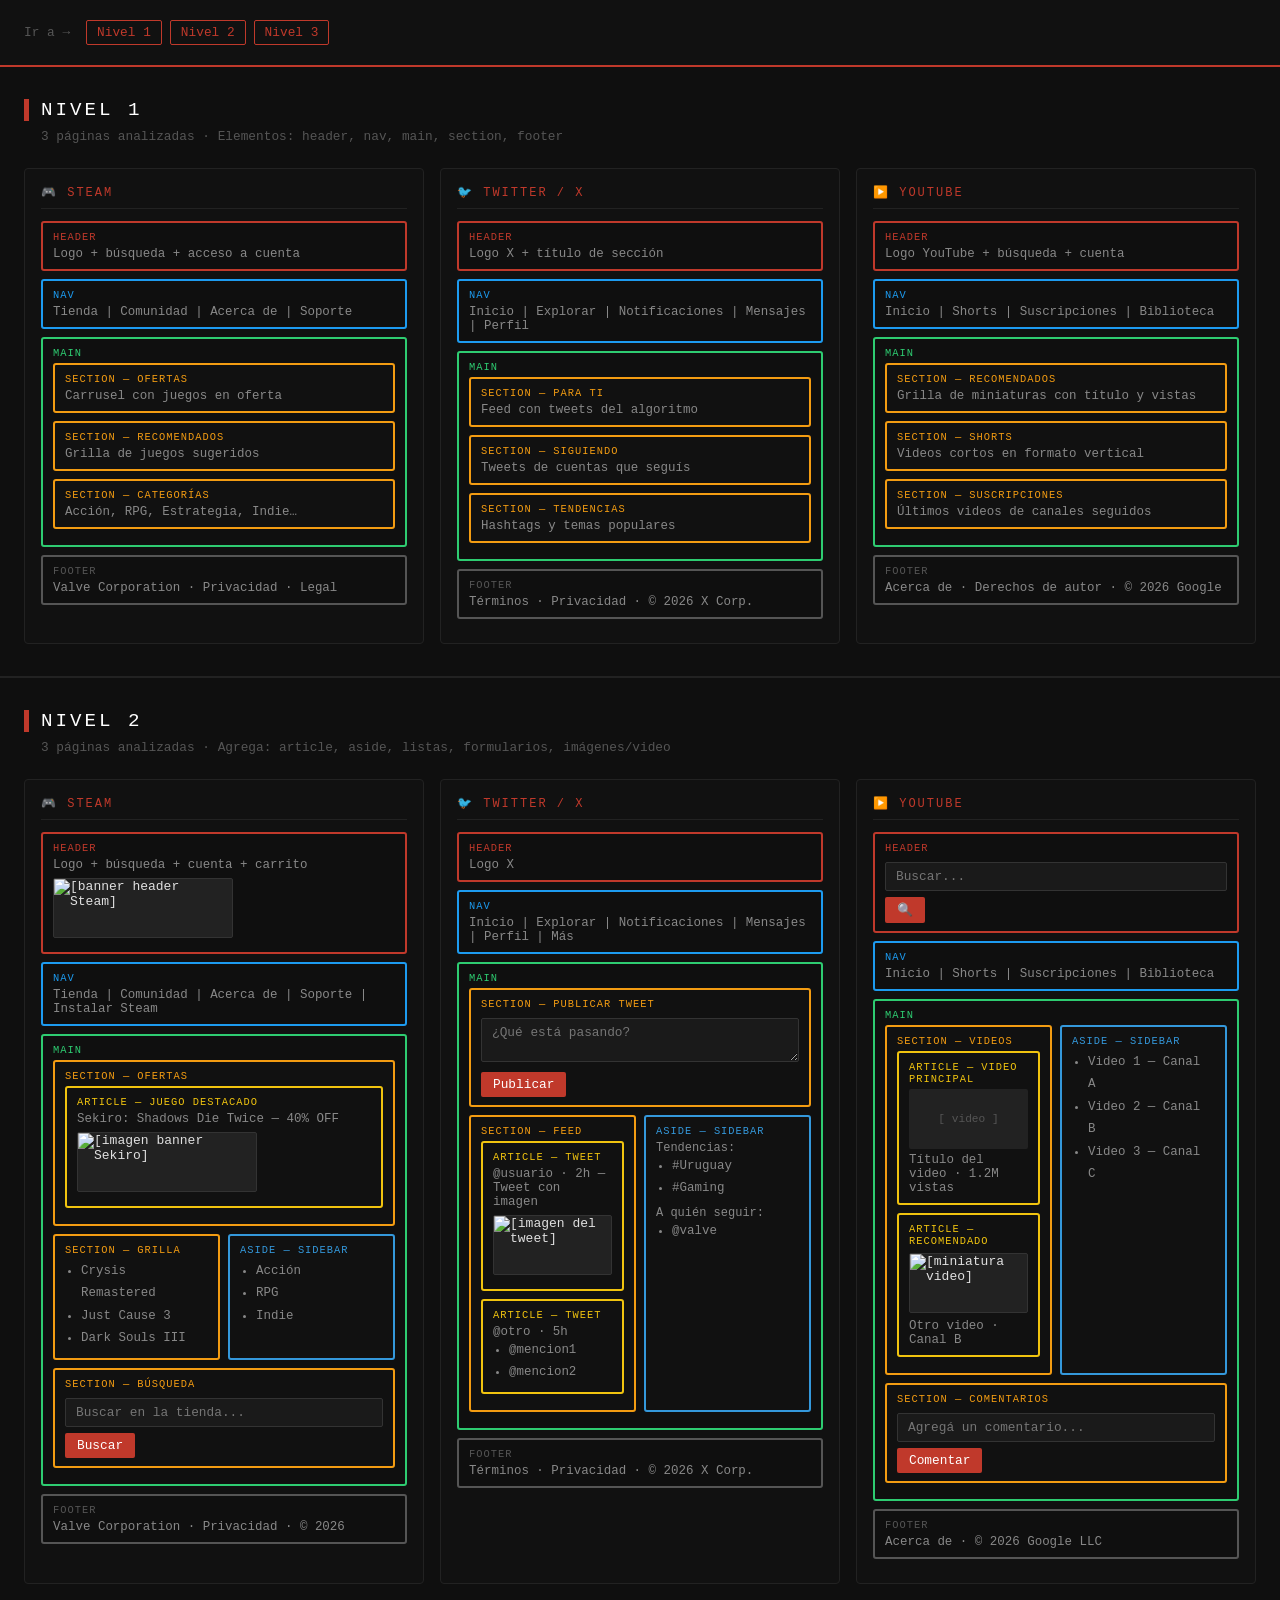
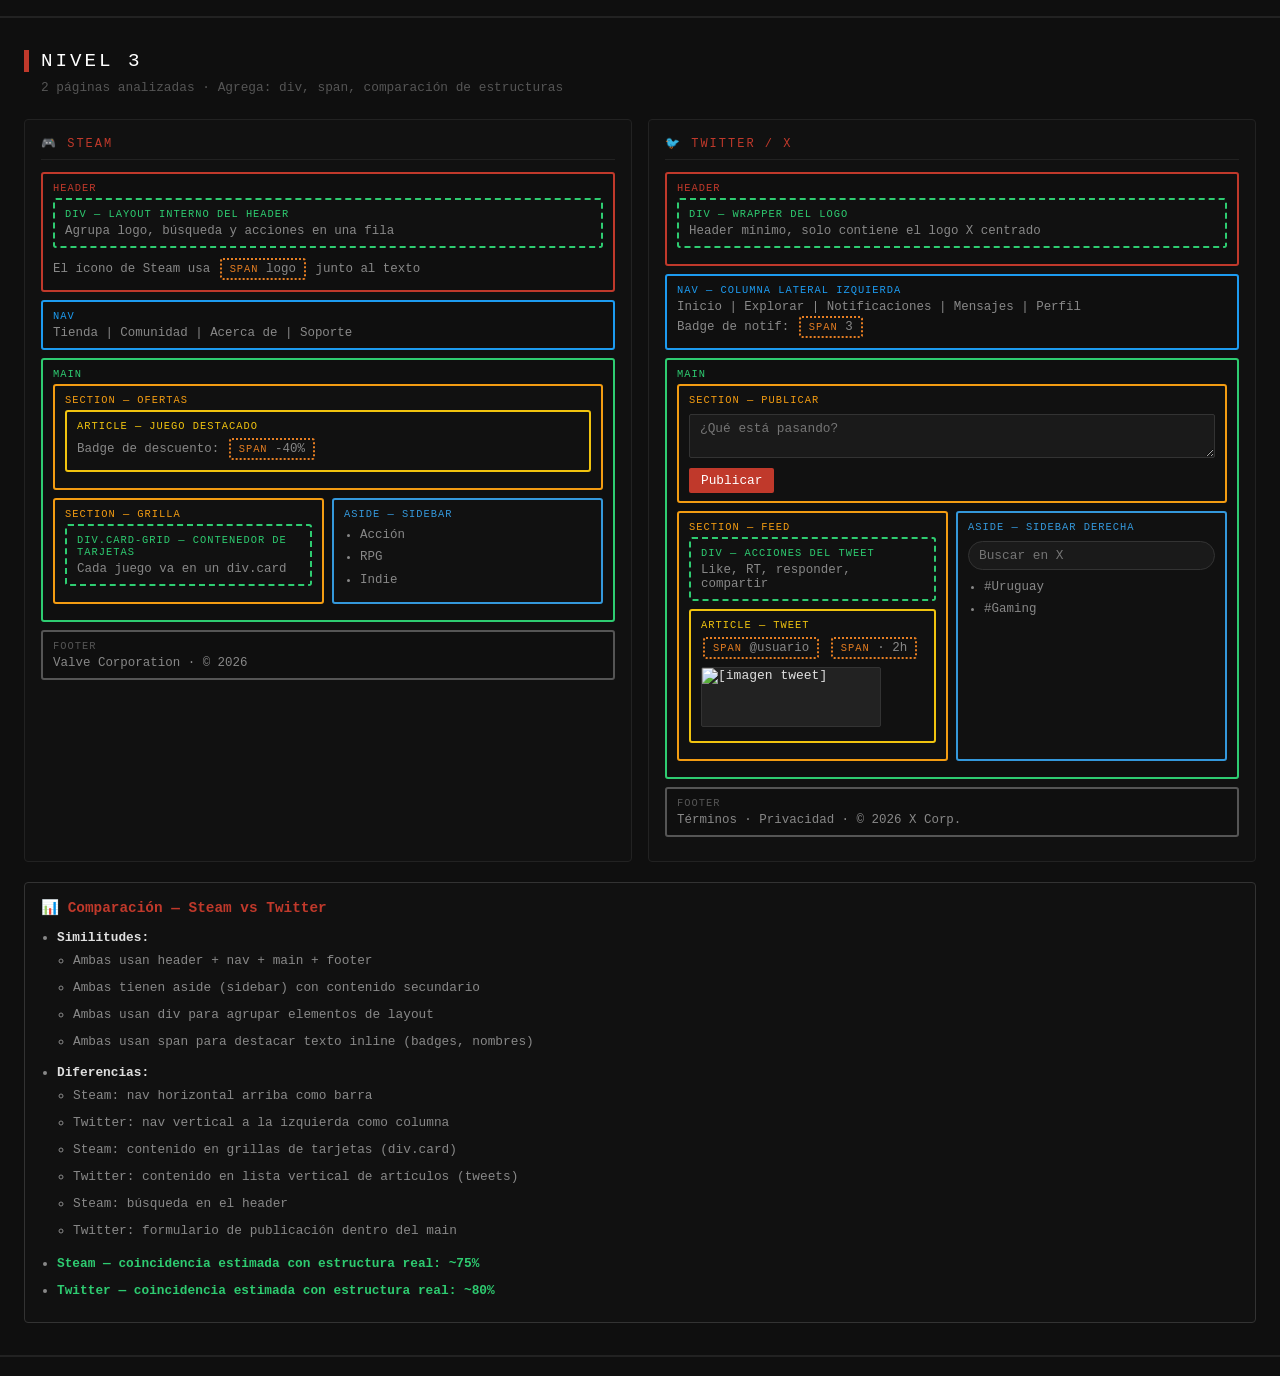
<file: gta-3/estructuras coso pimba.html>
<!DOCTYPE html>
<html lang="es">
<head>
  <meta charset="UTF-8">
  <meta name="viewport" content="width=device-width, initial-scale=1.0">
  <title>Estructuras Web — Max</title>
  <style>
    * { box-sizing: border-box; margin: 0; padding: 0; }
    body { font-family: monospace; background: #0f0f0f; color: #e0e0e0; padding: 0; }

    /* ── ÍNDICE ── */
    .indice {
      background: #111;
      border-bottom: 2px solid #c0392b;
      padding: 20px 24px;
      position: sticky;
      top: 0;
      z-index: 100;
      display: flex;
      gap: 8px;
      flex-wrap: wrap;
      align-items: center;
    }
    .indice span { color: #555; font-size: 0.8rem; margin-right: 8px; }
    .indice a {
      color: #c0392b;
      text-decoration: none;
      font-size: 0.8rem;
      padding: 4px 10px;
      border: 1px solid #c0392b;
      border-radius: 2px;
    }
    .indice a:hover { background: #c0392b; color: #fff; }

    /* ── NIVEL BLOQUES ── */
    .nivel {
      padding: 32px 24px;
      border-bottom: 2px solid #222;
    }
    .nivel-titulo {
      font-size: 1.2rem;
      color: #fff;
      text-transform: uppercase;
      letter-spacing: 3px;
      border-left: 5px solid #c0392b;
      padding-left: 12px;
      margin-bottom: 8px;
    }
    .nivel-sub {
      color: #555;
      font-size: 0.8rem;
      margin-bottom: 24px;
      padding-left: 17px;
    }

    .paginas {
      display: flex;
      gap: 16px;
      flex-wrap: wrap;
    }
    .pagina {
      flex: 1;
      min-width: 240px;
      background: #111;
      border: 1px solid #222;
      border-radius: 4px;
      padding: 16px;
    }
    .pagina-titulo {
      font-size: 0.75rem;
      color: #c0392b;
      text-transform: uppercase;
      letter-spacing: 2px;
      margin-bottom: 12px;
      border-bottom: 1px solid #222;
      padding-bottom: 8px;
    }

    /* ── BLOQUES SEMÁNTICOS ── */
    .bloque {
      border: 2px solid #c0392b;
      border-radius: 3px;
      padding: 8px 10px;
      margin-bottom: 8px;
      background: #0f0f0f;
    }
    .bloque.nav-b  { border-color: #1d9bf0; }
    .bloque.main-b { border-color: #2ecc71; }
    .bloque.sec-b  { border-color: #f39c12; background: #111; }
    .bloque.art-b  { border-color: #f1c40f; background: #111; }
    .bloque.aside-b{ border-color: #3498db; background: #111; }
    .bloque.foot-b { border-color: #555; }
    .bloque.div-b  { border-color: #2ecc71; border-style: dashed; background: #111; }
    .bloque.span-b { border-color: #e67e22; border-style: dotted; background: #111; display: inline-block; padding: 2px 8px; margin: 2px; }

    .bloque-label {
      font-size: 0.65rem;
      text-transform: uppercase;
      letter-spacing: 1px;
      margin-bottom: 4px;
      color: #c0392b;
    }
    .bloque.nav-b  .bloque-label { color: #1d9bf0; }
    .bloque.main-b .bloque-label { color: #2ecc71; }
    .bloque.sec-b  .bloque-label { color: #f39c12; }
    .bloque.art-b  .bloque-label { color: #f1c40f; }
    .bloque.aside-b .bloque-label { color: #3498db; }
    .bloque.foot-b .bloque-label { color: #555; }
    .bloque.div-b  .bloque-label { color: #2ecc71; }
    .bloque.span-b .bloque-label { color: #e67e22; }

    .bloque p { font-size: 0.78rem; color: #888; }

    .row-bloques { display: flex; gap: 8px; }
    .row-bloques .bloque { flex: 1; }

    /* ── COMPARACIÓN N3 ── */
    .comparacion {
      background: #111;
      border: 1px solid #333;
      border-radius: 4px;
      padding: 16px;
      margin-top: 20px;
      font-size: 0.8rem;
      color: #888;
    }
    .comparacion h3 { color: #c0392b; margin-bottom: 10px; font-size: 0.9rem; }
    .comparacion ul { margin-left: 16px; line-height: 1.8; }
    .comparacion li { margin-bottom: 4px; }
    .coincidencia { color: #2ecc71; font-weight: bold; }

    /* ── FORMULARIOS ── */
    input[type="text"], textarea, select {
      background: #1a1a1a;
      border: 1px solid #333;
      color: #e0e0e0;
      padding: 6px 10px;
      font-family: monospace;
      font-size: 0.8rem;
      border-radius: 2px;
      width: 100%;
      margin-top: 4px;
    }
    button {
      margin-top: 6px;
      background: #c0392b;
      color: #fff;
      border: none;
      padding: 5px 12px;
      font-family: monospace;
      font-size: 0.8rem;
      cursor: pointer;
      border-radius: 2px;
    }
    ul.lista { margin-left: 16px; font-size: 0.78rem; color: #888; line-height: 1.8; }
    img.thumb { width: 100%; max-width: 180px; height: 60px; background: #222; display: block; border-radius: 2px; margin: 6px 0; border: 1px solid #333; }
  </style>
</head>
<body>

<!-- ÍNDICE -->
<div class="indice">
  <span>Ir a →</span>
  <a href="#n1">Nivel 1</a>
  <a href="#n2">Nivel 2</a>
  <a href="#n3">Nivel 3</a>
</div>

<!-- ══════════════════════════════════════════
     NIVEL 1
══════════════════════════════════════════ -->
<div class="nivel" id="n1">
  <div class="nivel-titulo">Nivel 1</div>
  <div class="nivel-sub">3 páginas analizadas · Elementos: header, nav, main, section, footer</div>

  <div class="paginas">

    <!-- STEAM N1 -->
    <div class="pagina">
      <div class="pagina-titulo">🎮 Steam</div>
      <div class="bloque">
        <div class="bloque-label">Header</div>
        <p>Logo + búsqueda + acceso a cuenta</p>
      </div>
      <div class="bloque nav-b">
        <div class="bloque-label">Nav</div>
        <p>Tienda | Comunidad | Acerca de | Soporte</p>
      </div>
      <div class="bloque main-b">
        <div class="bloque-label">Main</div>
        <div class="bloque sec-b">
          <div class="bloque-label">Section — Ofertas</div>
          <p>Carrusel con juegos en oferta</p>
        </div>
        <div class="bloque sec-b">
          <div class="bloque-label">Section — Recomendados</div>
          <p>Grilla de juegos sugeridos</p>
        </div>
        <div class="bloque sec-b">
          <div class="bloque-label">Section — Categorías</div>
          <p>Acción, RPG, Estrategia, Indie…</p>
        </div>
      </div>
      <div class="bloque foot-b">
        <div class="bloque-label">Footer</div>
        <p>Valve Corporation · Privacidad · Legal</p>
      </div>
    </div>

    <!-- TWITTER N1 -->
    <div class="pagina">
      <div class="pagina-titulo">🐦 Twitter / X</div>
      <div class="bloque">
        <div class="bloque-label">Header</div>
        <p>Logo X + título de sección</p>
      </div>
      <div class="bloque nav-b">
        <div class="bloque-label">Nav</div>
        <p>Inicio | Explorar | Notificaciones | Mensajes | Perfil</p>
      </div>
      <div class="bloque main-b">
        <div class="bloque-label">Main</div>
        <div class="bloque sec-b">
          <div class="bloque-label">Section — Para ti</div>
          <p>Feed con tweets del algoritmo</p>
        </div>
        <div class="bloque sec-b">
          <div class="bloque-label">Section — Siguiendo</div>
          <p>Tweets de cuentas que seguís</p>
        </div>
        <div class="bloque sec-b">
          <div class="bloque-label">Section — Tendencias</div>
          <p>Hashtags y temas populares</p>
        </div>
      </div>
      <div class="bloque foot-b">
        <div class="bloque-label">Footer</div>
        <p>Términos · Privacidad · © 2026 X Corp.</p>
      </div>
    </div>

    <!-- YOUTUBE N1 -->
    <div class="pagina">
      <div class="pagina-titulo">▶️ YouTube</div>
      <div class="bloque">
        <div class="bloque-label">Header</div>
        <p>Logo YouTube + búsqueda + cuenta</p>
      </div>
      <div class="bloque nav-b">
        <div class="bloque-label">Nav</div>
        <p>Inicio | Shorts | Suscripciones | Biblioteca</p>
      </div>
      <div class="bloque main-b">
        <div class="bloque-label">Main</div>
        <div class="bloque sec-b">
          <div class="bloque-label">Section — Recomendados</div>
          <p>Grilla de miniaturas con título y vistas</p>
        </div>
        <div class="bloque sec-b">
          <div class="bloque-label">Section — Shorts</div>
          <p>Videos cortos en formato vertical</p>
        </div>
        <div class="bloque sec-b">
          <div class="bloque-label">Section — Suscripciones</div>
          <p>Últimos videos de canales seguidos</p>
        </div>
      </div>
      <div class="bloque foot-b">
        <div class="bloque-label">Footer</div>
        <p>Acerca de · Derechos de autor · © 2026 Google</p>
      </div>
    </div>

  </div>
</div>

<!-- ══════════════════════════════════════════
     NIVEL 2
══════════════════════════════════════════ -->
<div class="nivel" id="n2">
  <div class="nivel-titulo">Nivel 2</div>
  <div class="nivel-sub">3 páginas analizadas · Agrega: article, aside, listas, formularios, imágenes/video</div>

  <div class="paginas">

    <!-- STEAM N2 -->
    <div class="pagina">
      <div class="pagina-titulo">🎮 Steam</div>
      <div class="bloque">
        <div class="bloque-label">Header</div>
        <p>Logo + búsqueda + cuenta + carrito</p>
        <img class="thumb" alt="[banner header Steam]">
      </div>
      <div class="bloque nav-b">
        <div class="bloque-label">Nav</div>
        <p>Tienda | Comunidad | Acerca de | Soporte | Instalar Steam</p>
      </div>
      <div class="bloque main-b">
        <div class="bloque-label">Main</div>
        <div class="bloque sec-b">
          <div class="bloque-label">Section — Ofertas</div>
          <div class="bloque art-b">
            <div class="bloque-label">Article — Juego destacado</div>
            <p>Sekiro: Shadows Die Twice — 40% OFF</p>
            <img class="thumb" alt="[imagen banner Sekiro]">
          </div>
        </div>
        <div class="row-bloques">
          <div class="bloque sec-b">
            <div class="bloque-label">Section — Grilla</div>
            <ul class="lista">
              <li>Crysis Remastered</li>
              <li>Just Cause 3</li>
              <li>Dark Souls III</li>
            </ul>
          </div>
          <div class="bloque aside-b">
            <div class="bloque-label">Aside — Sidebar</div>
            <ul class="lista">
              <li>Acción</li>
              <li>RPG</li>
              <li>Indie</li>
            </ul>
          </div>
        </div>
        <div class="bloque sec-b">
          <div class="bloque-label">Section — Búsqueda</div>
          <input type="text" placeholder="Buscar en la tienda...">
          <button type="button">Buscar</button>
        </div>
      </div>
      <div class="bloque foot-b">
        <div class="bloque-label">Footer</div>
        <p>Valve Corporation · Privacidad · © 2026</p>
      </div>
    </div>

    <!-- TWITTER N2 -->
    <div class="pagina">
      <div class="pagina-titulo">🐦 Twitter / X</div>
      <div class="bloque">
        <div class="bloque-label">Header</div>
        <p>Logo X</p>
      </div>
      <div class="bloque nav-b">
        <div class="bloque-label">Nav</div>
        <p>Inicio | Explorar | Notificaciones | Mensajes | Perfil | Más</p>
      </div>
      <div class="bloque main-b">
        <div class="bloque-label">Main</div>
        <div class="bloque sec-b">
          <div class="bloque-label">Section — Publicar tweet</div>
          <textarea rows="2" placeholder="¿Qué está pasando?"></textarea>
          <button type="button">Publicar</button>
        </div>
        <div class="row-bloques">
          <div class="bloque sec-b">
            <div class="bloque-label">Section — Feed</div>
            <div class="bloque art-b">
              <div class="bloque-label">Article — Tweet</div>
              <p>@usuario · 2h — Tweet con imagen</p>
              <img class="thumb" alt="[imagen del tweet]">
            </div>
            <div class="bloque art-b">
              <div class="bloque-label">Article — Tweet</div>
              <p>@otro · 5h</p>
              <ul class="lista"><li>@mencion1</li><li>@mencion2</li></ul>
            </div>
          </div>
          <div class="bloque aside-b">
            <div class="bloque-label">Aside — Sidebar</div>
            <p style="font-size:0.75rem;color:#888;">Tendencias:</p>
            <ul class="lista"><li>#Uruguay</li><li>#Gaming</li></ul>
            <p style="font-size:0.75rem;color:#888;margin-top:6px;">A quién seguir:</p>
            <ul class="lista"><li>@valve</li></ul>
          </div>
        </div>
      </div>
      <div class="bloque foot-b">
        <div class="bloque-label">Footer</div>
        <p>Términos · Privacidad · © 2026 X Corp.</p>
      </div>
    </div>

    <!-- YOUTUBE N2 -->
    <div class="pagina">
      <div class="pagina-titulo">▶️ YouTube</div>
      <div class="bloque">
        <div class="bloque-label">Header</div>
        <input type="text" placeholder="Buscar...">
        <button type="button">🔍</button>
      </div>
      <div class="bloque nav-b">
        <div class="bloque-label">Nav</div>
        <p>Inicio | Shorts | Suscripciones | Biblioteca</p>
      </div>
      <div class="bloque main-b">
        <div class="bloque-label">Main</div>
        <div class="row-bloques">
          <div class="bloque sec-b">
            <div class="bloque-label">Section — Videos</div>
            <div class="bloque art-b">
              <div class="bloque-label">Article — Video principal</div>
              <div style="background:#222;height:60px;width:100%;border-radius:2px;margin-bottom:4px;display:flex;align-items:center;justify-content:center;color:#555;font-size:0.7rem;">[ video ]</div>
              <p>Título del video · 1.2M vistas</p>
            </div>
            <div class="bloque art-b">
              <div class="bloque-label">Article — Recomendado</div>
              <img class="thumb" alt="[miniatura video]">
              <p>Otro video · Canal B</p>
            </div>
          </div>
          <div class="bloque aside-b">
            <div class="bloque-label">Aside — Sidebar</div>
            <ul class="lista">
              <li>Video 1 — Canal A</li>
              <li>Video 2 — Canal B</li>
              <li>Video 3 — Canal C</li>
            </ul>
          </div>
        </div>
        <div class="bloque sec-b">
          <div class="bloque-label">Section — Comentarios</div>
          <input type="text" placeholder="Agregá un comentario...">
          <button type="button">Comentar</button>
        </div>
      </div>
      <div class="bloque foot-b">
        <div class="bloque-label">Footer</div>
        <p>Acerca de · © 2026 Google LLC</p>
      </div>
    </div>

  </div>
</div>

<!-- ══════════════════════════════════════════
     NIVEL 3
══════════════════════════════════════════ -->
<div class="nivel" id="n3">
  <div class="nivel-titulo">Nivel 3</div>
  <div class="nivel-sub">2 páginas analizadas · Agrega: div, span, comparación de estructuras</div>

  <div class="paginas">

    <!-- STEAM N3 -->
    <div class="pagina">
      <div class="pagina-titulo">🎮 Steam</div>
      <div class="bloque">
        <div class="bloque-label">Header</div>
        <div class="bloque div-b">
          <div class="bloque-label">div — layout interno del header</div>
          <p>Agrupa logo, búsqueda y acciones en una fila</p>
        </div>
        <p>El ícono de Steam usa <span class="bloque span-b"><span class="bloque-label">span</span> logo</span> junto al texto</p>
      </div>
      <div class="bloque nav-b">
        <div class="bloque-label">Nav</div>
        <p>Tienda | Comunidad | Acerca de | Soporte</p>
      </div>
      <div class="bloque main-b">
        <div class="bloque-label">Main</div>
        <div class="bloque sec-b">
          <div class="bloque-label">Section — Ofertas</div>
          <div class="bloque art-b">
            <div class="bloque-label">Article — Juego destacado</div>
            <p>Badge de descuento: <span class="bloque span-b"><span class="bloque-label">span</span> -40%</span></p>
          </div>
        </div>
        <div class="row-bloques">
          <div class="bloque sec-b">
            <div class="bloque-label">Section — Grilla</div>
            <div class="bloque div-b">
              <div class="bloque-label">div.card-grid — contenedor de tarjetas</div>
              <p>Cada juego va en un div.card</p>
            </div>
          </div>
          <div class="bloque aside-b">
            <div class="bloque-label">Aside — Sidebar</div>
            <ul class="lista"><li>Acción</li><li>RPG</li><li>Indie</li></ul>
          </div>
        </div>
      </div>
      <div class="bloque foot-b">
        <div class="bloque-label">Footer</div>
        <p>Valve Corporation · © 2026</p>
      </div>
    </div>

    <!-- TWITTER N3 -->
    <div class="pagina">
      <div class="pagina-titulo">🐦 Twitter / X</div>
      <div class="bloque">
        <div class="bloque-label">Header</div>
        <div class="bloque div-b">
          <div class="bloque-label">div — wrapper del logo</div>
          <p>Header mínimo, solo contiene el logo X centrado</p>
        </div>
      </div>
      <div class="bloque nav-b">
        <div class="bloque-label">Nav — columna lateral izquierda</div>
        <p>Inicio | Explorar | Notificaciones | Mensajes | Perfil</p>
        <p>Badge de notif: <span class="bloque span-b"><span class="bloque-label">span</span> 3</span></p>
      </div>
      <div class="bloque main-b">
        <div class="bloque-label">Main</div>
        <div class="bloque sec-b">
          <div class="bloque-label">Section — Publicar</div>
          <textarea rows="2" placeholder="¿Qué está pasando?"></textarea>
          <button type="button">Publicar</button>
        </div>
        <div class="row-bloques">
          <div class="bloque sec-b">
            <div class="bloque-label">Section — Feed</div>
            <div class="bloque div-b">
              <div class="bloque-label">div — acciones del tweet</div>
              <p>Like, RT, responder, compartir</p>
            </div>
            <div class="bloque art-b">
              <div class="bloque-label">Article — Tweet</div>
              <p><span class="bloque span-b"><span class="bloque-label">span</span> @usuario</span> <span class="bloque span-b"><span class="bloque-label">span</span> · 2h</span></p>
              <img class="thumb" alt="[imagen tweet]">
            </div>
          </div>
          <div class="bloque aside-b">
            <div class="bloque-label">Aside — Sidebar derecha</div>
            <input type="text" placeholder="Buscar en X" style="border-radius:20px;">
            <ul class="lista" style="margin-top:6px;"><li>#Uruguay</li><li>#Gaming</li></ul>
          </div>
        </div>
      </div>
      <div class="bloque foot-b">
        <div class="bloque-label">Footer</div>
        <p>Términos · Privacidad · © 2026 X Corp.</p>
      </div>
    </div>

  </div>

  <!-- COMPARACIÓN -->
  <div class="comparacion">
    <h3>📊 Comparación — Steam vs Twitter</h3>
    <ul>
      <li><strong style="color:#e0e0e0;">Similitudes:</strong>
        <ul>
          <li>Ambas usan header + nav + main + footer</li>
          <li>Ambas tienen aside (sidebar) con contenido secundario</li>
          <li>Ambas usan div para agrupar elementos de layout</li>
          <li>Ambas usan span para destacar texto inline (badges, nombres)</li>
        </ul>
      </li>
      <li style="margin-top:8px;"><strong style="color:#e0e0e0;">Diferencias:</strong>
        <ul>
          <li>Steam: nav horizontal arriba como barra</li>
          <li>Twitter: nav vertical a la izquierda como columna</li>
          <li>Steam: contenido en grillas de tarjetas (div.card)</li>
          <li>Twitter: contenido en lista vertical de artículos (tweets)</li>
          <li>Steam: búsqueda en el header</li>
          <li>Twitter: formulario de publicación dentro del main</li>
        </ul>
      </li>
      <li style="margin-top:10px;"><span class="coincidencia">Steam — coincidencia estimada con estructura real: ~75%</span></li>
      <li><span class="coincidencia">Twitter — coincidencia estimada con estructura real: ~80%</span></li>
    </ul>
  </div>

</div>

</body>
</html>
</file>
<file: styles.css>
/* ── RESET Y BASE ── */
* {
  margin: 0;
  padding: 0;
  box-sizing: border-box;
}

body {
  background-color: #0f0f0f;
  color: #e0e0e0;
  font-family: 'Courier New', monospace;
  line-height: 1.7;
}

/* ── HEADER ── */
header {
  background-color: #111;
  border-bottom: 3px solid #c0392b;
  padding: 64px 20px;
  text-align: center;
}

.header-inner {
  max-width: 700px;
  margin: 0 auto;
}

.header-label {
  /* letter-spacing: espacia las letras entre sí */
  letter-spacing: 6px;
  text-transform: uppercase;
  font-size: 0.75rem;
  color: #c0392b;
  margin-bottom: 16px;
}

header h1 {
  font-size: 3rem;
  color: #ffffff;
  text-transform: uppercase;
  letter-spacing: 3px;
  margin-bottom: 12px;
}

.header-sub {
  color: #666;
  font-size: 0.95rem;
}

/* ── NAV ── */
nav {
  background-color: #1a1a1a;
  display: flex;
  justify-content: center;
  gap: 32px;
  padding: 14px 20px;
  /* position: sticky hace que el nav se quede fijo al hacer scroll */
  position: sticky;
  top: 0;
  /* z-index controla qué elemento queda encima de otro */
  z-index: 100;
  border-bottom: 1px solid #222;
}

nav a {
  color: #888;
  text-decoration: none;
  font-size: 0.85rem;
  text-transform: uppercase;
  letter-spacing: 1px;
  /* transition anima el cambio de estilo al hacer hover */
  transition: color 0.2s;
}

nav a:hover {
  color: #c0392b;
}

/* ── MAIN ── */
main {
  max-width: 800px;
  margin: 0 auto;
  padding: 60px 20px;
  display: flex;
  flex-direction: column;
  gap: 80px;
}

/* ── SECCIONES BASE ── */
.seccion {
  border-radius: 8px;
  overflow: hidden;
}

.seccion-inner {
  padding: 40px;
  position: relative;
}

.seccion-numero {
  /* opacity controla la transparencia de un elemento */
  opacity: 0.08;
  font-size: 6rem;
  font-weight: bold;
  position: absolute;
  top: 20px;
  right: 24px;
  line-height: 1;
  /* user-select evita que el número se seleccione al hacer clic */
  user-select: none;
  color: #fff;
}

.seccion h2 {
  font-size: 1.4rem;
  text-transform: uppercase;
  letter-spacing: 2px;
  margin-bottom: 16px;
  padding-bottom: 10px;
  border-bottom: 1px solid rgba(255,255,255,0.1);
}

.seccion p {
  margin-bottom: 20px;
  font-size: 0.95rem;
}

.seccion ul {
  margin-left: 20px;
}

.seccion ul li {
  margin-bottom: 8px;
  font-size: 0.95rem;
}

/* ── SECCIÓN ASADO ── */
.seccion-asado {
  background-color: #1a1100;
  border-left: 4px solid #e67e22;
}

.seccion-asado h2 {
  color: #e67e22;
}

/* ── SECCIÓN PLAYA ── */
.seccion-playa {
  background-color: #001a1a;
  border-left: 4px solid #1abc9c;
}

.seccion-playa h2 {
  color: #1abc9c;
}

/* ── SECCIÓN JUEGOS ── */
.seccion-juegos {
  background-color: #0f001a;
  border-left: 4px solid #9b59b6;
}

.seccion-juegos h2 {
  color: #9b59b6;
}

/* ── GRID DE JUEGOS ── */
.juegos-grid {
  display: grid;
  /* grid-template-columns divide el espacio en columnas iguales */
  grid-template-columns: repeat(3, 1fr);
  gap: 16px;
  margin-top: 24px;
}

.juego-card {
  background-color: #111;
  border: 1px solid #2a2a2a;
  border-radius: 6px;
  padding: 20px;
  /* transform permite mover, rotar o escalar un elemento */
  transition: transform 0.2s, border-color 0.2s;
}

.juego-card:hover {
  transform: translateY(-4px);
  border-color: #9b59b6;
}

.juego-card.destacado {
  border-color: #9b59b6;
  background-color: #1a0f2a;
}

.juego-plataforma {
  display: inline-block;
  font-size: 0.7rem;
  text-transform: uppercase;
  letter-spacing: 2px;
  color: #9b59b6;
  margin-bottom: 8px;
}

.juego-card h3 {
  color: #fff;
  font-size: 1rem;
  margin-bottom: 6px;
}

.juego-card p {
  color: #666;
  font-size: 0.8rem;
  margin: 0;
}

/* ── FOOTER ── */
footer {
  text-align: center;
  padding: 32px 20px;
  border-top: 1px solid #1a1a1a;
  color: #333;
  font-size: 0.8rem;
}

/* ── RESPONSIVE ── */
/* @media aplica estilos solo si la pantalla cumple una condición de tamaño */
@media (max-width: 600px) {
  header h1 {
    font-size: 2rem;
  }

  .juegos-grid {
    grid-template-columns: 1fr;
  }

  .seccion-inner {
    padding: 24px;
  }

  nav {
    gap: 16px;
  }
}
</file>
<file: call-of-duty-4/styles.css>
* {
  margin: 0;
  padding: 0;
  box-sizing: border-box;
}

body {
  font-family: Arial, Helvetica, sans-serif;
  background-color: #ffffff;
  color: #222;
}

/* ---------- ENCABEZADO ---------- */
.entrega-header {
  border: 1px solid #ccc;
  padding: 15px 20px;
  max-width: 670px;
  margin: 10px auto 0 auto;
}

.entrega-header h1 {
  font-size: 18px;
  margin-bottom: 8px;
}

.archivo {
  font-family: "Courier New", monospace;
  font-size: 14px;
  margin: 4px 0;
}

.archivo:first-of-type {
  color: #2e8b57; /* verde para index.html */
}

.archivo:last-of-type {
  color: #b8860b; /* dorado para styles.css */
}

/* ---------- CONTENEDOR PRINCIPAL ---------- */
.contenedor {
  display: flex;
  align-items: stretch;
  max-width: 670px;
  margin: 0 auto;
  border-left: 1px solid #ccc;
  border-right: 1px solid #ccc;
  border-bottom: 1px solid #ccc;
}

.nivel {
  flex: 1;
  min-width: 0;
}

.nivel:first-child {
  border-right: 1px solid #ccc;
}

.nivel:last-child {
  padding-bottom: 60px;
}

/* ---------- TITULOS DE NIVEL ---------- */
.titulo-nivel {
  text-align: center;
  font-weight: bold;
  color: #fff;
  padding: 8px 0;
  font-size: 15px;
}

.nivel1 {
  background-color: #00e000;
}

.nivel2 {
  background-color: #f5a623;
}

/* ---------- "QUE HACER" ---------- */
.que-hacer {
  font-size: 14px;
  font-weight: bold;
  padding: 10px 12px;
  color: #1565c0;
}

/* ---------- CAJAS DE COLOR (NIVEL 1) ---------- */
.cajas {
  display: flex;
  gap: 12px;
  padding: 0 12px 20px 12px;
}

.caja {
  width: 95px;
  height: 95px;
  border: 2px solid #000;
  display: flex;
  align-items: center;
  justify-content: center;
  color: #fff;
  font-size: 14px;
}

.roja {
  background-color: #f4654a;
}

.verde {
  background-color: #2e7d4f;
}

.azul {
  background-color: #4a7eb5;
}

/* ---------- TARJETAS (NIVEL 2) ---------- */
.tarjetas {
  display: flex;
  flex-direction: column;
  gap: 14px;
  padding: 0 12px 20px 12px;
}

.tarjeta {
  border: 1px solid #ddd;
  border-radius: 4px;
  padding: 10px 14px;
  background-color: #fff;
}

.etiqueta {
  display: inline-block;
  background-color: #1565c0;
  color: #fff;
  font-size: 10px;
  padding: 2px 8px;
  border-radius: 3px;
  margin-bottom: 6px;
}

.tarjeta h3 {
  font-size: 16px;
  margin-bottom: 4px;
}

.tarjeta p {
  font-size: 13px;
  color: #555;
}
</file>
<file: counter-strike-8/styles.css>
:root {
  --bg: #0f1419;
  --bg-panel: #1b2838;
  --bg-panel-alt: #223349;
  --texto: #c7d5e0;
  --texto-tenue: #8a9aab;
  --dorado: #c9a227;
  --celeste: #66c0f4;
  --borde: #2a3b4d;
  --rojo-dificil: #d9534f;
  --amarillo-medio: #e3b341;
  --verde-facil: #4caf7d;
  --sombra: rgba(0, 0, 0, 0.35);
}

[data-tema="claro"] {
  --bg: #eef1f5;
  --bg-panel: #ffffff;
  --bg-panel-alt: #f4f6f9;
  --texto: #1b2838;
  --texto-tenue: #5b6b7c;
  --borde: #d7dce2;
  --sombra: rgba(20, 30, 45, 0.12);
}

* {
  margin: 0;
  padding: 0;
  box-sizing: border-box;
}

body {
  background-color: var(--bg);
  color: var(--texto);
  font-family: "Inter", Arial, sans-serif;
  transition: background-color 0.25s ease, color 0.25s ease;
}

h1, h2, h3 {
  font-family: "Rajdhani", sans-serif;
  font-weight: 700;
}

.topbar {
  background-color: var(--bg-panel);
  border-bottom: 1px solid var(--borde);
}

.topbar-inner {
  max-width: 1200px;
  margin: 0 auto;
  padding: 14px 20px;
  display: flex;
  align-items: center;
  justify-content: space-between;
}

.brand {
  display: flex;
  align-items: center;
  gap: 8px;
  font-family: "Rajdhani", sans-serif;
  font-size: 1.4rem;
  font-weight: 700;
  letter-spacing: 0.5px;
}

.brand-icon {
  color: var(--dorado);
  font-size: 1.3rem;
}

.brand-accent {
  color: var(--celeste);
}

.theme-toggle {
  background-color: var(--bg-panel-alt);
  border: 1px solid var(--borde);
  border-radius: 50%;
  width: 38px;
  height: 38px;
  cursor: pointer;
  font-size: 1.1rem;
  display: flex;
  align-items: center;
  justify-content: center;
  transition: transform 0.15s ease, border-color 0.15s ease;
}

.theme-toggle:hover {
  border-color: var(--dorado);
  transform: rotate(15deg);
}

.hero {
  background: linear-gradient(180deg, var(--bg-panel) 0%, var(--bg) 100%);
  border-bottom: 1px solid var(--borde);
  padding: 50px 20px 36px;
}

.hero-inner {
  max-width: 900px;
  margin: 0 auto;
  text-align: center;
}

.hero h1 {
  font-size: 2.4rem;
  letter-spacing: 0.5px;
}

.hero-highlight {
  color: var(--dorado);
}

.hero-sub {
  color: var(--texto-tenue);
  font-size: 1rem;
  margin-top: 12px;
  max-width: 620px;
  margin-left: auto;
  margin-right: auto;
}

.search-bar {
  margin-top: 28px;
  max-width: 480px;
  margin-left: auto;
  margin-right: auto;
  display: flex;
  align-items: center;
  background-color: var(--bg-panel-alt);
  border: 1px solid var(--borde);
  border-radius: 8px;
  padding: 10px 14px;
  gap: 10px;
}

.search-icon {
  opacity: 0.7;
}

.search-bar input {
  background: none;
  border: none;
  outline: none;
  color: var(--texto);
  font-family: "Inter", sans-serif;
  font-size: 0.95rem;
  width: 100%;
}

.search-bar input::placeholder {
  color: var(--texto-tenue);
}

.filtros {
  margin-top: 22px;
  display: flex;
  flex-wrap: wrap;
  align-items: center;
  justify-content: center;
  gap: 8px;
}

.filtros-label {
  color: var(--texto-tenue);
  font-size: 0.8rem;
  text-transform: uppercase;
  letter-spacing: 0.5px;
  margin-right: 4px;
}

.filtros-label-tiempo {
  margin-left: 10px;
}

.chip {
  background-color: var(--bg-panel-alt);
  border: 1px solid var(--borde);
  color: var(--texto);
  border-radius: 20px;
  padding: 6px 14px;
  font-size: 0.82rem;
  cursor: pointer;
  font-family: "Inter", sans-serif;
  transition: border-color 0.15s ease, background-color 0.15s ease;
}

.chip:hover {
  border-color: var(--celeste);
}

.chip.activo {
  background-color: var(--celeste);
  color: #0f1419;
  border-color: var(--celeste);
  font-weight: 600;
}

.resultados-info {
  max-width: 1200px;
  margin: 0 auto;
  padding: 20px 20px 0;
  color: var(--texto-tenue);
  font-size: 0.85rem;
}

.grilla {
  max-width: 1200px;
  margin: 0 auto;
  padding: 16px 20px 50px;
  display: grid;
  grid-template-columns: repeat(auto-fill, minmax(280px, 1fr));
  gap: 20px;
}

.ficha {
  background-color: var(--bg-panel);
  border: 1px solid var(--borde);
  border-radius: 10px;
  overflow: hidden;
  display: flex;
  flex-direction: column;
  transition: transform 0.18s ease, box-shadow 0.18s ease, border-color 0.18s ease;
}

.ficha:hover {
  transform: translateY(-4px);
  box-shadow: 0 10px 24px var(--sombra);
  border-color: var(--dorado);
}

.ficha-banner {
  height: 110px;
  display: flex;
  align-items: center;
  justify-content: center;
  font-size: 2.6rem;
}

.banner-hollowknight { background: linear-gradient(135deg, #1a1a2e, #3d2a52); }
.banner-stardew      { background: linear-gradient(135deg, #355e3b, #7fae5b); }
.banner-portal        { background: linear-gradient(135deg, #1c3b57, #4a90c2); }
.banner-eldenring    { background: linear-gradient(135deg, #2b2412, #6b5a2e); }
.banner-hades        { background: linear-gradient(135deg, #3a0f0f, #8c2f2f); }
.banner-shorthike    { background: linear-gradient(135deg, #234d63, #6fb4a8); }

.ficha-cuerpo {
  padding: 16px 18px 20px;
  display: flex;
  flex-direction: column;
  flex: 1;
}

.ficha-titulo-row {
  display: flex;
  align-items: center;
  justify-content: space-between;
  gap: 8px;
}

.ficha-titulo-row h2 {
  font-size: 1.25rem;
}

.badge-dificultad {
  font-size: 0.7rem;
  font-weight: 700;
  padding: 3px 9px;
  border-radius: 12px;
  text-transform: uppercase;
  letter-spacing: 0.4px;
  white-space: nowrap;
}

.dif-baja  { background-color: rgba(76, 175, 125, 0.18); color: var(--verde-facil); }
.dif-media { background-color: rgba(227, 179, 65, 0.18); color: var(--amarillo-medio); }
.dif-alta  { background-color: rgba(217, 83, 79, 0.18); color: var(--rojo-dificil); }

.ficha-genero {
  color: var(--texto-tenue);
  font-size: 0.82rem;
  margin-top: 2px;
}

.ficha-stats {
  display: flex;
  gap: 18px;
  margin-top: 14px;
}

.stat {
  display: flex;
  flex-direction: column;
}

.stat-valor {
  font-family: "Rajdhani", sans-serif;
  font-size: 1.3rem;
  font-weight: 700;
  color: var(--dorado);
}

.stat-label {
  font-size: 0.7rem;
  color: var(--texto-tenue);
  text-transform: uppercase;
  letter-spacing: 0.3px;
}

.medidor {
  display: flex;
  gap: 4px;
  margin-top: 14px;
}

.medidor .barra {
  height: 6px;
  flex: 1;
  background-color: var(--borde);
  border-radius: 3px;
}

.medidor .barra.activa {
  background-color: var(--dorado);
}

.ficha-nota {
  font-size: 0.85rem;
  color: var(--texto-tenue);
  margin-top: 14px;
  line-height: 1.5;
  flex: 1;
}

.ficha-link {
  margin-top: 16px;
  display: inline-block;
  color: var(--celeste);
  font-size: 0.85rem;
  font-weight: 600;
  text-decoration: none;
}

.ficha-link:hover {
  text-decoration: underline;
}

.sin-resultados {
  max-width: 1200px;
  margin: 0 auto;
  padding: 0 20px 60px;
  text-align: center;
  color: var(--texto-tenue);
  font-size: 0.95rem;
}

.footer {
  background-color: var(--bg-panel);
  border-top: 1px solid var(--borde);
  padding: 36px 20px 50px;
}

.footer-inner {
  max-width: 760px;
  margin: 0 auto;
}

.footer-inner h3 {
  font-size: 1.1rem;
  margin-bottom: 10px;
}

.footer-inner p {
  font-size: 0.85rem;
  color: var(--texto-tenue);
  line-height: 1.6;
  margin-top: 8px;
}

.footer-ia {
  border-top: 1px dashed var(--borde);
  padding-top: 14px;
  margin-top: 16px;
}

.footer-ia strong {
  color: var(--texto);
}

@media (max-width: 600px) {
  .hero h1 {
    font-size: 1.8rem;
  }

  .filtros {
    justify-content: flex-start;
  }

  .filtros-label-tiempo {
    margin-left: 0;
    width: 100%;
    margin-top: 6px;
  }

  .grilla {
    grid-template-columns: 1fr;
  }
}
</file>
<file: dark-souls-13/styles.css>
* {
  box-sizing: border-box;
}

body {
  font-family: Arial, Helvetica, sans-serif;
  background-color: #f4f6f8;
  color: #222;
  margin: 0;
  padding: 20px;
}

.container {
  max-width: 500px;
  margin: 0 auto;
  background-color: #fff;
  border-radius: 12px;
  padding: 24px;
  box-shadow: 0 2px 10px rgba(0, 0, 0, 0.08);
}

h1 {
  text-align: center;
  margin-top: 0;
}

.descripcion {
  text-align: center;
  color: #555;
  margin-bottom: 20px;
}

.opciones {
  display: flex;
  flex-wrap: wrap;
  gap: 12px;
  margin-bottom: 16px;
}

.opcion {
  flex: 1;
  min-width: 120px;
}

.opcion label {
  display: block;
  font-size: 0.85rem;
  font-weight: bold;
  margin-bottom: 4px;
}

select {
  width: 100%;
  padding: 8px;
  border: 1px solid #ccc;
  border-radius: 6px;
}

.filtros {
  border: 1px solid #ddd;
  border-radius: 8px;
  padding: 10px 14px;
  margin-bottom: 18px;
}

.filtros legend {
  font-size: 0.85rem;
  font-weight: bold;
  padding: 0 6px;
}

.filtros label {
  display: inline-flex;
  align-items: center;
  gap: 4px;
  font-size: 0.85rem;
  margin-right: 10px;
  margin-bottom: 6px;
}

button {
  display: block;
  width: 100%;
  padding: 10px;
  border: none;
  border-radius: 6px;
  background-color: #4a90e2;
  color: #fff;
  font-size: 1rem;
  cursor: pointer;
}

button:hover {
  background-color: #357ab8;
}

button:disabled {
  background-color: #9bbfe6;
  cursor: not-allowed;
}

.joke-container {
  margin-top: 20px;
  min-height: 60px;
  padding: 16px;
  border-radius: 8px;
  background-color: #f0f4f9;
  font-size: 1.05rem;
  line-height: 1.5;
}

.joke-container:empty {
  padding: 0;
}

.joke-category {
  display: inline-block;
  font-size: 0.75rem;
  font-weight: bold;
  color: #4a90e2;
  background-color: #e2edfb;
  padding: 3px 8px;
  border-radius: 20px;
  margin-bottom: 8px;
}

.joke-setup {
  font-weight: bold;
  margin: 0 0 8px 0;
}

.joke-delivery {
  margin: 0;
}

.loading-message {
  text-align: center;
  color: #4a90e2;
  margin-top: 12px;
}

.loading-message.hidden {
  display: none;
}

.error-message {
  text-align: center;
  color: #d9534f;
  margin-top: 12px;
  min-height: 18px;
}
</file>
<file: doom-7/style.css>
:root {
  --bg: #161a23;
  --panel: #1f2533;
  --carta-bg: #222838;
  --carta-borde: #323a4d;
  --neon: #39ff88;
  --violeta: #7c5cff;
  --texto: #e8eaf0;
  --texto-tenue: #8a93a8;
}

body {
  background-color: var(--bg);
  color: var(--texto);
  font-family: "Segoe UI", Roboto, Arial, sans-serif;
  min-height: 100vh;
}

.titulo-juego {
  font-family: "Press Start 2P", cursive;
  font-size: 1.6rem;
  color: var(--neon);
  text-shadow: 0 0 10px rgba(57, 255, 136, 0.45);
  letter-spacing: 2px;
}

.titulo-juego i {
  color: var(--violeta);
}

.subtitulo {
  color: var(--texto-tenue);
  font-size: 0.95rem;
  margin-top: 8px;
}

.hud {
  background-color: var(--panel);
  border: 1px solid var(--carta-borde);
  border-radius: 10px;
}

.stat-box {
  background-color: var(--bg);
  border: 1px solid var(--carta-borde);
  border-radius: 8px;
  padding: 8px 6px;
}

.stat-label {
  font-size: 0.7rem;
  text-transform: uppercase;
  letter-spacing: 1px;
  color: var(--texto-tenue);
}

.stat-value {
  font-family: "Press Start 2P", cursive;
  font-size: 1.2rem;
  color: var(--neon);
  margin-top: 4px;
}

.mensaje-badge {
  background-color: var(--violeta);
  color: #fff;
  font-size: 0.75rem;
  padding: 8px 14px;
  border-radius: 20px;
}

.carta {
  background-color: var(--carta-bg);
  border: 2px solid var(--carta-borde);
  border-radius: 10px;
  aspect-ratio: 1 / 1;
  cursor: pointer;
  transition: transform 0.15s ease, border-color 0.15s ease, box-shadow 0.15s ease;
}

.carta:hover {
  transform: translateY(-4px);
  border-color: var(--neon);
  box-shadow: 0 6px 16px rgba(57, 255, 136, 0.25);
}

.carta .card-body {
  display: flex;
  align-items: center;
  justify-content: center;
  height: 100%;
}

.carta .card-body i {
  font-size: 2rem;
  color: var(--neon);
}

.carta-reverso {
  background: repeating-linear-gradient(
    45deg,
    var(--carta-bg),
    var(--carta-bg) 8px,
    #2a3145 8px,
    #2a3145 16px
  );
  border-color: var(--violeta);
}

.signo-interrogacion {
  font-family: "Press Start 2P", cursive;
  font-size: 2rem;
  color: var(--violeta);
}

.footer-nota {
  color: var(--texto-tenue);
  font-size: 0.8rem;
}


@media (min-width: 768px) {
  #tablero .col-md-4 {
    flex: 0 0 auto;
    width: 33.3333%;
  }
}

@media (min-width: 992px) {
  #tablero .col-lg-3 {
    flex: 0 0 auto;
    width: 25%;
  }
}

@media (min-width: 1200px) {
  #tablero .col-xl-2 {
    flex: 0 0 auto;
    width: 16.6666%;
  }
}
</file>
<file: fallout-11/styles.css>
* {
  box-sizing: border-box;
}

body {
  font-family: Arial, Helvetica, sans-serif;
  background-color: #f4f6f8;
  color: #222;
  margin: 0;
  padding: 20px;
}

.container {
  max-width: 500px;
  margin: 0 auto;
  background-color: #ffffff;
  border-radius: 12px;
  padding: 24px;
  box-shadow: 0 2px 10px rgba(0, 0, 0, 0.08);
}

h1 {
  text-align: center;
  margin-top: 0;
  font-size: 1.5rem;
}

/* Formulario */
.form-row {
  display: flex;
  gap: 8px;
}

#taskInput {
  flex: 1;
  padding: 10px;
  border: 1px solid #ccc;
  border-radius: 6px;
  font-size: 1rem;
}

#taskInput.input-error {
  border-color: #d9534f;
}

button {
  padding: 10px 16px;
  border: none;
  border-radius: 6px;
  background-color: #4a90e2;
  color: #fff;
  cursor: pointer;
  font-size: 0.95rem;
}

button:hover {
  background-color: #357ab8;
}

.error-message {
  display: block;
  color: #d9534f;
  font-size: 0.85rem;
  min-height: 18px;
  margin-top: 4px;
}

/* Contadores */
.counters {
  display: flex;
  justify-content: space-between;
  gap: 10px;
  margin: 20px 0;
}

.counter-box {
  flex: 1;
  text-align: center;
  background-color: #f0f4f9;
  border-radius: 8px;
  padding: 10px;
}

.counter-number {
  display: block;
  font-size: 1.4rem;
  font-weight: bold;
  color: #4a90e2;
}

.counter-label {
  font-size: 0.8rem;
  color: #666;
}

/* Filtros */
.filters {
  display: flex;
  gap: 8px;
  margin-bottom: 15px;
}

.filter-btn {
  flex: 1;
  background-color: #e6e6e6;
  color: #333;
}

.filter-btn:hover {
  background-color: #d5d5d5;
}

.filter-btn.active {
  background-color: #4a90e2;
  color: #fff;
}

/* Lista de tareas */
#taskList {
  list-style: none;
  padding: 0;
  margin: 0;
}

.task-item {
  display: flex;
  align-items: center;
  justify-content: space-between;
  gap: 8px;
  padding: 10px;
  border: 1px solid #e0e0e0;
  border-radius: 8px;
  margin-bottom: 8px;
  background-color: #fafafa;
}

.task-text {
  flex: 1;
  word-break: break-word;
}

.task-item.completada .task-text {
  text-decoration: line-through;
  color: #999;
}

.task-item.completada {
  background-color: #eef7ee;
}

.task-buttons {
  display: flex;
  gap: 6px;
}

.btn-completar {
  background-color: #5cb85c;
}

.btn-completar:hover {
  background-color: #4a9d4a;
}

.btn-eliminar {
  background-color: #d9534f;
}

.btn-eliminar:hover {
  background-color: #c9302c;
}

.task-item.hidden {
  display: none;
}

.empty-message {
  text-align: center;
  color: #999;
  margin: 20px 0;
}

.empty-message.hidden {
  display: none;
}

.btn-borrar-todas {
  display: block;
  width: 100%;
  margin-top: 15px;
  background-color: #b52b27;
}

.btn-borrar-todas:hover {
  background-color: #8f211e;
}
</file>
<file: minecraft-6/styles.css>
* {
  margin: 0;
  padding: 0;
  box-sizing: border-box;
}

body {
  font-family: Arial, Helvetica, sans-serif;
  background-color: #ffffff;
  color: #222;
}

/* ---------- ENCABEZADO ---------- */
.entrega-header {
  border: 1px solid #ccc;
  padding: 15px 20px;
  max-width: 900px;
  margin: 10px auto 0 auto;
}

.entrega-header h1 {
  font-size: 18px;
  margin-bottom: 8px;
}

.archivo {
  font-family: "Courier New", monospace;
  font-size: 14px;
  margin: 4px 0;
}

.archivo.verde {
  color: #2e8b57;
}

.archivo.dorado {
  color: #b8860b;
}

.aviso {
  color: #1565c0;
  font-size: 13px;
  margin-top: 10px;
}

/* ---------- CONTENEDOR PRINCIPAL ---------- */
.contenedor {
  display: flex;
  align-items: stretch;
  max-width: 900px;
  margin: 0 auto;
  border-left: 1px solid #ccc;
  border-right: 1px solid #ccc;
  border-bottom: 1px solid #ccc;
}

.nivel {
  flex: 1;
  min-width: 0;
  padding-bottom: 20px;
}

.nivel:not(:last-child) {
  border-right: 1px solid #ccc;
}

/* ---------- TITULOS DE NIVEL ---------- */
.titulo-nivel {
  text-align: center;
  font-weight: bold;
  color: #fff;
  padding: 8px 0;
  font-size: 15px;
}

.nivel1 {
  background-color: #00e000;
}

.nivel2 {
  background-color: #f5a623;
}

.nivel3 {
  background-color: #e60000;
}

/* ---------- "QUE HACER" ---------- */
.que-hacer {
  font-size: 14px;
  font-weight: bold;
  padding: 10px 12px;
  color: #1565c0;
}

.ademas {
  font-size: 13px;
  color: #1565c0;
  padding: 0 12px;
  margin-top: 16px;
}

.consigna-extra {
  font-size: 13px;
  font-weight: bold;
  padding: 4px 12px 0 12px;
  color: #111;
}

/* ---------- NIVEL 1: BOTONES ---------- */
.botones {
  display: flex;
  gap: 14px;
  padding: 24px 12px 10px 12px;
}

.boton {
  border: none;
  border-radius: 4px;
  padding: 8px 16px;
  font-size: 13px;
  cursor: pointer;
  color: #fff;
  transition: filter 0.2s ease, transform 0.1s ease;
}

.boton.aceptar {
  background-color: #4caf50;
}

.boton.cancelar {
  background-color: #e0b34d;
}

.boton.eliminar {
  background-color: #c0392b;
}

.boton:hover {
  filter: brightness(1.15);
  transform: translateY(-1px);
}

/* ---------- NIVEL 2: PRODUCTOS ---------- */
.productos {
  display: flex;
  align-items: center;
  justify-content: center;
  gap: 0;
  position: relative;
  background-color: #f4f6fb;
  margin: 12px;
  padding: 30px 10px;
  border-radius: 4px;
}

.producto {
  width: 90px;
  height: 70px;
  display: flex;
  align-items: center;
  justify-content: center;
  font-size: 13px;
  text-decoration: none;
  color: #1a3a5c;
}

.producto.celeste {
  background-color: #7fb8e8;
  margin: 0 -10px;
  z-index: 1;
  transition: filter 0.2s ease, transform 0.15s ease;
}

.producto.celeste:hover {
  filter: brightness(1.08);
  transform: translateY(-2px);
}

.producto.destacado {
  width: 95px;
  height: 90px;
  background-color: #f08080;
  color: #fff;
  position: relative;
  z-index: 2;
  flex-direction: column;
  gap: 2px;
}

.producto.destacado .sale {
  position: absolute;
  left: -6px;
  top: 50%;
  transform: translateY(-50%) rotate(-90deg);
  background-color: #c0392b;
  font-size: 9px;
  padding: 1px 6px;
}

.producto.destacado .texto-destacado {
  font-size: 13px;
}

/* ---------- NIVEL 3 ---------- */
.nivel3-wrap {
  display: flex;
  flex-direction: column;
}

.caja-nivel3 {
  margin: 12px;
  border: 1px solid #999;
  border-radius: 2px;
  flex: 1;
  min-height: 260px;
  overflow: hidden;
}

.scroll-area {
  height: 260px;
  overflow-y: auto;
  position: relative;
}

.navegacion {
  position: sticky;
  top: 0;
  z-index: 3;
  background-color: #2b2f36;
  color: #fff;
  padding: 10px 12px;
  font-size: 13px;
  display: flex;
  align-items: center;
  justify-content: space-between;
}

.campana {
  font-size: 13px;
}

.categorias-limite {
  height: 140px;
  position: relative;
}

.categorias-wrap {
  position: sticky;
  top: 36px;
  z-index: 1;
  background-color: #ffffff;
}

.categorias {
  background-color: #5b9bd5;
  color: #fff;
  padding: 8px 12px;
  font-size: 13px;
}

.linea-roja {
  border-top: 2px dashed #e60000;
  position: relative;
}

.contenido-largo {
  padding: 14px 12px 14px 12px;
  background-color: #fff;
  position: relative;
  z-index: 2;
}

.contenido-largo p {
  font-size: 13px;
  color: #555;
  margin-bottom: 18px;
}

.explicacion-nivel3 {
  font-size: 12px;
  color: #1565c0;
  padding: 12px;
  line-height: 1.5;
}

.explicacion-nivel3 strong {
  color: #111;
}
</file>
<file: skyrim-12/styles.css>
* {
  box-sizing: border-box;
}

body {
  font-family: Arial, Helvetica, sans-serif;
  background-color: #f4f6f8;
  color: #222;
  margin: 0;
  padding: 20px;
  transition: background-color 0.3s ease, color 0.3s ease;
}

.page {
  max-width: 800px;
  margin: 0 auto;
}

.btn-modo {
  display: block;
  margin-left: auto;
  margin-bottom: 15px;
  padding: 8px 14px;
  border: none;
  border-radius: 6px;
  background-color: #333;
  color: #fff;
  cursor: pointer;
}

header {
  text-align: center;
  margin-bottom: 25px;
}

header h1 {
  margin-bottom: 6px;
}

.descripcion {
  color: #555;
  max-width: 600px;
  margin: 0 auto;
}

/* Formulario */
#collectionForm {
  background-color: #fff;
  border-radius: 12px;
  padding: 20px;
  box-shadow: 0 2px 10px rgba(0, 0, 0, 0.08);
  margin-bottom: 15px;
}

.form-row {
  margin-bottom: 14px;
}

.form-row.hidden {
  display: none;
}

label {
  display: block;
  margin-bottom: 4px;
  font-weight: bold;
  font-size: 0.9rem;
}

input[type="text"],
input[type="number"],
select {
  width: 100%;
  padding: 9px;
  border: 1px solid #ccc;
  border-radius: 6px;
  font-size: 0.95rem;
}

input.input-error,
select.input-error {
  border-color: #d9534f;
}

button {
  padding: 9px 16px;
  border: none;
  border-radius: 6px;
  background-color: #4a90e2;
  color: #fff;
  cursor: pointer;
  font-size: 0.9rem;
}

button:hover {
  background-color: #357ab8;
}

#btnAgregar {
  width: 100%;
}

.error-message {
  color: #d9534f;
  font-size: 0.85rem;
  min-height: 18px;
  margin: 8px 0 0 0;
}

.counter {
  text-align: center;
  font-weight: bold;
  margin-bottom: 15px;
}

/* Filtros */
.filters {
  display: flex;
  flex-wrap: wrap;
  gap: 8px;
  justify-content: center;
  margin-bottom: 20px;
}

.filter-btn {
  background-color: #e6e6e6;
  color: #333;
  font-size: 0.85rem;
}

.filter-btn:hover {
  background-color: #d5d5d5;
}

.filter-btn.active {
  background-color: #4a90e2;
  color: #fff;
}

/* Tarjetas */
.cards-container {
  display: grid;
  grid-template-columns: repeat(auto-fill, minmax(220px, 1fr));
  gap: 16px;
}

.card {
  background-color: #fff;
  border-radius: 12px;
  overflow: hidden;
  box-shadow: 0 2px 8px rgba(0, 0, 0, 0.08);
  display: flex;
  flex-direction: column;
}

.card-img {
  width: 100%;
  height: 140px;
  object-fit: cover;
  background-color: #ddd;
}

.card-body {
  padding: 12px;
  flex: 1;
  display: flex;
  flex-direction: column;
}

.card-title {
  margin: 0 0 6px 0;
  font-size: 1.05rem;
  cursor: pointer;
  transition: color 0.2s ease, font-size 0.2s ease;
}

.card-title.destacado {
  color: #e67e22;
  text-decoration: underline;
  font-size: 1.2rem;
}

.card-descripcion {
  font-size: 0.85rem;
  color: #555;
  margin: 0 0 8px 0;
}

.card-meta {
  font-size: 0.8rem;
  color: #666;
  margin-bottom: 4px;
}

.card-calificacion {
  color: #f5a623;
  font-weight: bold;
  margin-bottom: 8px;
}

.card-estado {
  display: inline-block;
  padding: 3px 8px;
  border-radius: 20px;
  font-size: 0.75rem;
  font-weight: bold;
  margin-bottom: 10px;
  align-self: flex-start;
}

.card-estado.pendiente {
  background-color: #fce8b2;
  color: #7a5c00;
}

.card-estado.en-progreso {
  background-color: #cfe8fc;
  color: #0b5b8a;
}

.card-estado.terminado {
  background-color: #cdeccd;
  color: #2c662c;
}

.card-buttons {
  display: flex;
  gap: 6px;
  margin-top: auto;
}

.btn-eliminar {
  background-color: #d9534f;
  flex: 1;
}

.btn-eliminar:hover {
  background-color: #c9302c;
}

.btn-cambiar-estado {
  background-color: #5cb85c;
  flex: 1;
}

.btn-cambiar-estado:hover {
  background-color: #4a9d4a;
}

.card.hidden {
  display: none;
}

.empty-message {
  text-align: center;
  color: #999;
  margin-top: 20px;
}

.empty-message.hidden {
  display: none;
}

/* MODO OSCURO */
body.dark-mode {
  background-color: #121212;
  color: #f0f0f0;
}

body.dark-mode #collectionForm,
body.dark-mode .card {
  background-color: #1e1e1e;
  box-shadow: none;
  border: 1px solid #333;
}

body.dark-mode input,
body.dark-mode select {
  background-color: #2a2a2a;
  color: #f0f0f0;
  border-color: #444;
}

body.dark-mode .descripcion,
body.dark-mode .card-descripcion,
body.dark-mode .card-meta {
  color: #bbb;
}

body.dark-mode .filter-btn {
  background-color: #2a2a2a;
  color: #eee;
}

body.dark-mode .filter-btn.active {
  background-color: #4a90e2;
}
</file>
